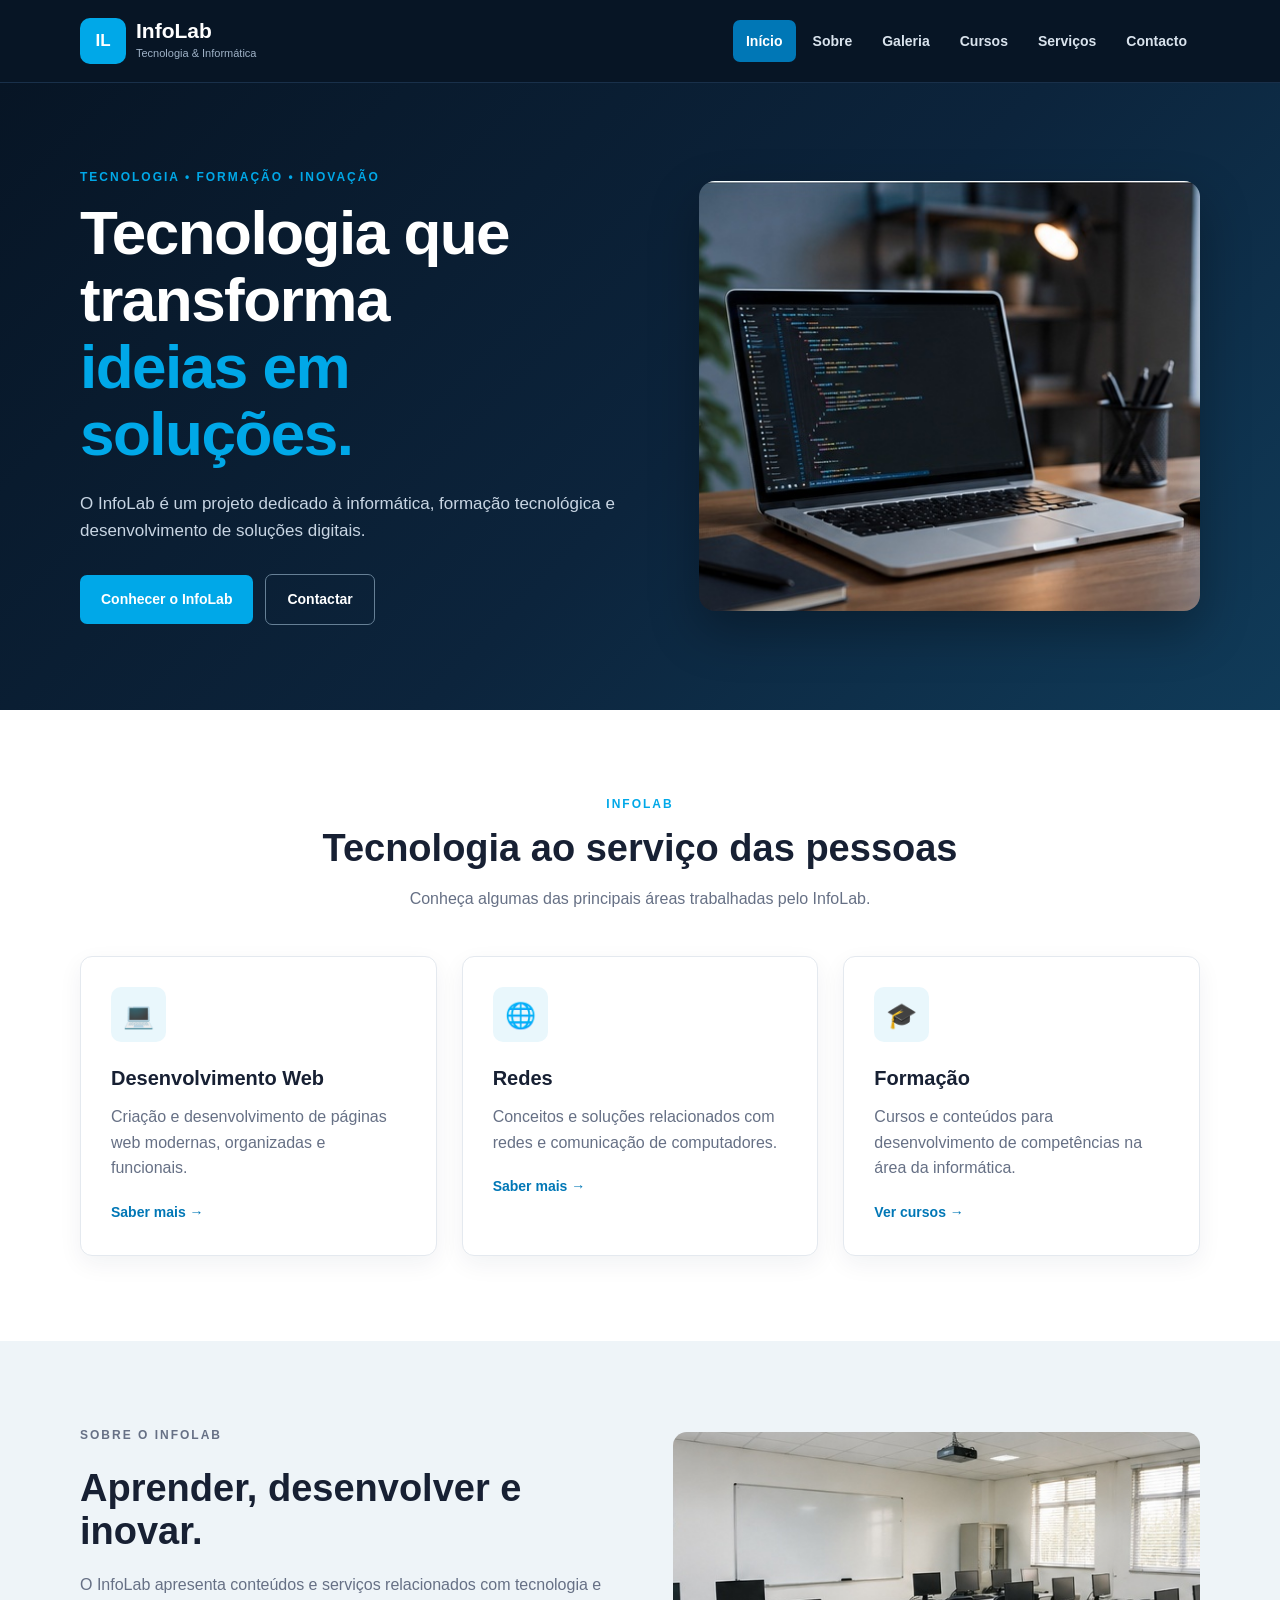
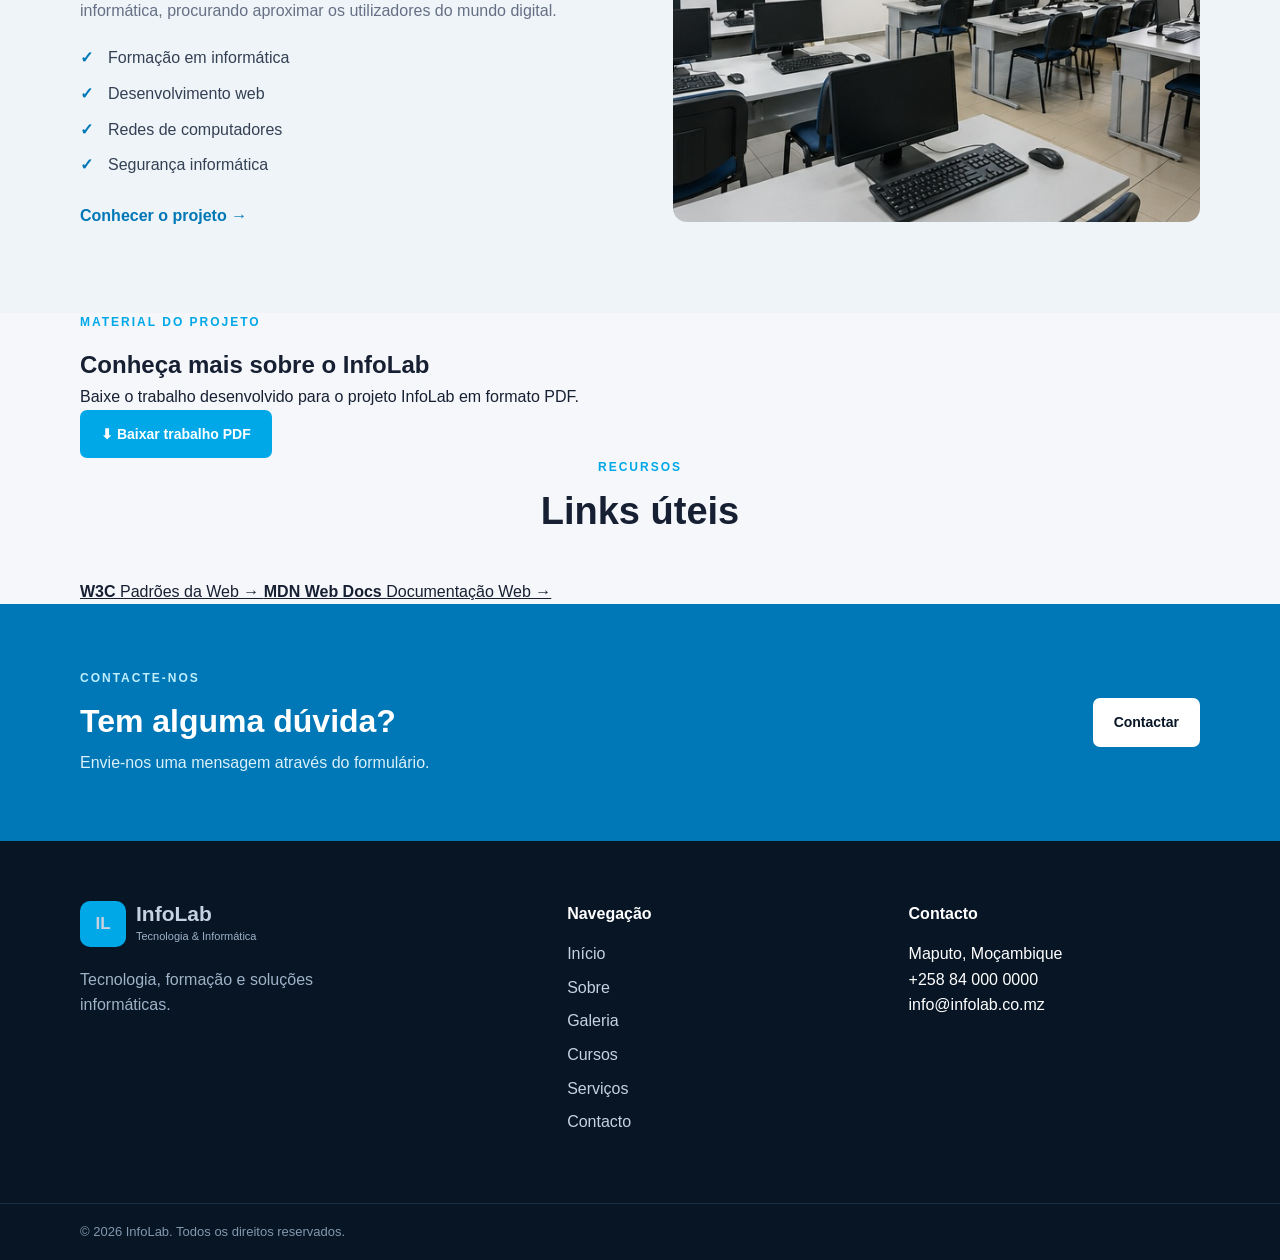
<file: index.html>
<!DOCTYPE html>
<html lang="pt">

<head>

    <meta charset="UTF-8">

    <meta name="viewport" content="width=device-width, initial-scale=1.0">

    <meta name="description" content="InfoLab - Tecnologia, informática, formação e soluções digitais.">

    <title>InfoLab | Tecnologia e Informática</title>

    <link rel="stylesheet" href="CSS/style.css">

</head>

<body>


    <header class="cabecalho">

        <div class="container cabecalho-conteudo">

            <a href="index.html" class="logo" aria-label="Página inicial do InfoLab">

                <span class="logo-icone">IL</span>

                <span>
                    <strong>InfoLab</strong>
                    <small>Tecnologia & Informática</small>
                </span>

            </a>

            <nav class="menu" aria-label="Menu principal">

                <ul>

                    <li>
                        <a href="index.html" class="ativo">
                            Início
                        </a>
                    </li>

                    <li>
                        <a href="sobre.html">
                            Sobre
                        </a>
                    </li>

                    <li>
                        <a href="galeria.html">
                            Galeria
                        </a>
                    </li>

                    <li>
                        <a href="cursos.html">
                            Cursos
                        </a>
                    </li>

                    <li>
                        <a href="servicos.html">
                            Serviços
                        </a>
                    </li>

                    <li>
                        <a href="contacto.html">
                            Contacto
                        </a>
                    </li>

                </ul>

            </nav>

        </div>

    </header>

    <main>

        <section class="hero">

            <div class="container hero-conteudo">


                <div class="hero-texto">

                    <p class="etiqueta">
                        TECNOLOGIA • FORMAÇÃO • INOVAÇÃO
                    </p>


                    <h1>
                        Tecnologia que transforma
                        <span>ideias em soluções.</span>
                    </h1>


                    <p class="hero-descricao">
                        O InfoLab é um projeto dedicado à informática,
                        formação tecnológica e desenvolvimento de
                        soluções digitais.
                    </p>


                    <div class="hero-botoes">

                        <a href="sobre.html" class="botao botao-principal">

                            Conhecer o InfoLab

                        </a>


                        <a href="contacto.html" class="botao botao-secundario">

                            Contactar

                        </a>

                    </div>

                </div>


                <div class="hero-imagem">

                    <img src="imagens/computador.jpg" alt="Computador utilizado em atividades de informática">

                </div>


            </div>

        </section>

        <section class="introducao">

            <div class="container">


                <div class="titulo-secao">

                    <p class="etiqueta">
                        INFOLAB
                    </p>

                    <h2>
                        Tecnologia ao serviço das pessoas
                    </h2>

                    <p>
                        Conheça algumas das principais áreas
                        trabalhadas pelo InfoLab.
                    </p>

                </div>



                <div class="destaques">

                    <article class="destaque-card">

                        <div class="icone-card">
                            💻
                        </div>

                        <h3>
                            Desenvolvimento Web
                        </h3>

                        <p>
                            Criação e desenvolvimento de páginas
                            web modernas, organizadas e funcionais.
                        </p>

                        <a href="servicos.html">
                            Saber mais →
                        </a>

                    </article>

                    <article class="destaque-card">

                        <div class="icone-card">
                            🌐
                        </div>

                        <h3>
                            Redes
                        </h3>

                        <p>
                            Conceitos e soluções relacionados com
                            redes e comunicação de computadores.
                        </p>

                        <a href="servicos.html">
                            Saber mais →
                        </a>

                    </article>

                    <article class="destaque-card">

                        <div class="icone-card">
                            🎓
                        </div>

                        <h3>
                            Formação
                        </h3>

                        <p>
                            Cursos e conteúdos para desenvolvimento
                            de competências na área da informática.
                        </p>

                        <a href="cursos.html">
                            Ver cursos →
                        </a>

                    </article>


                </div>

            </div>

        </section>

        <section class="areas">

            <div class="container areas-conteudo">


                <div class="areas-texto">

                    <p class="etiqueta">
                        SOBRE O INFOLAB
                    </p>


                    <h2>
                        Aprender, desenvolver e inovar.
                    </h2>


                    <p>
                        O InfoLab apresenta conteúdos e serviços
                        relacionados com tecnologia e informática,
                        procurando aproximar os utilizadores do
                        mundo digital.
                    </p>


                    <ul class="lista-check">

                        <li>
                            Formação em informática
                        </li>

                        <li>
                            Desenvolvimento web
                        </li>

                        <li>
                            Redes de computadores
                        </li>

                        <li>
                            Segurança informática
                        </li>

                    </ul>


                    <a href="sobre.html" class="link-seta">

                        Conhecer o projeto →

                    </a>

                </div>



                <div class="areas-imagem">

                    <img src="imagens/laboratorio.jpg" alt="Laboratório de informática">

                </div>


            </div>

        </section>

        <section class="download-secao">

            <div class="container download-conteudo">


                <div>

                    <p class="etiqueta">
                        MATERIAL DO PROJETO
                    </p>


                    <h2>
                        Conheça mais sobre o InfoLab
                    </h2>


                    <p>
                        Baixe o trabalho desenvolvido para o projeto
                        InfoLab em formato PDF.
                    </p>

                </div>



                <a href="Downloads/TRABALHO PROJECTO AMARAL TESTE 2026.pdf" download class="botao botao-principal">

                    ⬇ Baixar trabalho PDF

                </a>


            </div>

        </section>

        <section class="links-secao">

            <div class="container">


                <div class="titulo-secao">

                    <p class="etiqueta">
                        RECURSOS
                    </p>

                    <h2>
                        Links úteis
                    </h2>

                </div>

                <div class="links-grid">

                    <a href="https://www.w3.org/" target="_blank" rel="noopener noreferrer" class="link-card">

                        <strong>
                            W3C
                        </strong>

                        <span>
                            Padrões da Web →
                        </span>

                    </a>

                    <a href="https://developer.mozilla.org/" target="_blank" rel="noopener noreferrer"
                        class="link-card">

                        <strong>
                            MDN Web Docs
                        </strong>

                        <span>
                            Documentação Web →
                        </span>

                    </a>


                </div>

            </div>

        </section>

        <section class="chamada">

            <div class="container chamada-conteudo">


                <div>

                    <p class="etiqueta">
                        CONTACTE-NOS
                    </p>


                    <h2>
                        Tem alguma dúvida?
                    </h2>


                    <p>
                        Envie-nos uma mensagem através do formulário.
                    </p>

                </div>


                <a href="contacto.html" class="botao botao-claro">

                    Contactar

                </a>


            </div>

        </section>


    </main>

    <footer class="rodape">

        <div class="container rodape-grid">

            <div>

                <a href="index.html" class="logo logo-rodape">

                    <span class="logo-icone">
                        IL
                    </span>

                    <span>
                        <strong>InfoLab</strong>
                        <small>Tecnologia & Informática</small>
                    </span>

                </a>


                <p>
                    Tecnologia, formação e soluções informáticas.
                </p>

            </div>

            <div>

                <h3>
                    Navegação
                </h3>


                <ul>

                    <li>
                        <a href="index.html">
                            Início
                        </a>
                    </li>

                    <li>
                        <a href="sobre.html">
                            Sobre
                        </a>
                    </li>

                    <li>
                        <a href="galeria.html">
                            Galeria
                        </a>
                    </li>

                    <li>
                        <a href="cursos.html">
                            Cursos
                        </a>
                    </li>

                    <li>
                        <a href="servicos.html">
                            Serviços
                        </a>
                    </li>

                    <li>
                        <a href="contacto.html">
                            Contacto
                        </a>
                    </li>

                </ul>

            </div>

            <div>

                <h3>
                    Contacto
                </h3>

                <p>
                    Maputo, Moçambique
                </p>

                <p>
                    +258 84 000 0000
                </p>

                <p>
                    info@infolab.co.mz
                </p>

            </div>


        </div>

        <div class="rodape-final">

            <div class="container">

                <p>
                    © 2026 InfoLab. Todos os direitos reservados.
                </p>

            </div>

        </div>


    </footer>


</body>

</html>
</file>
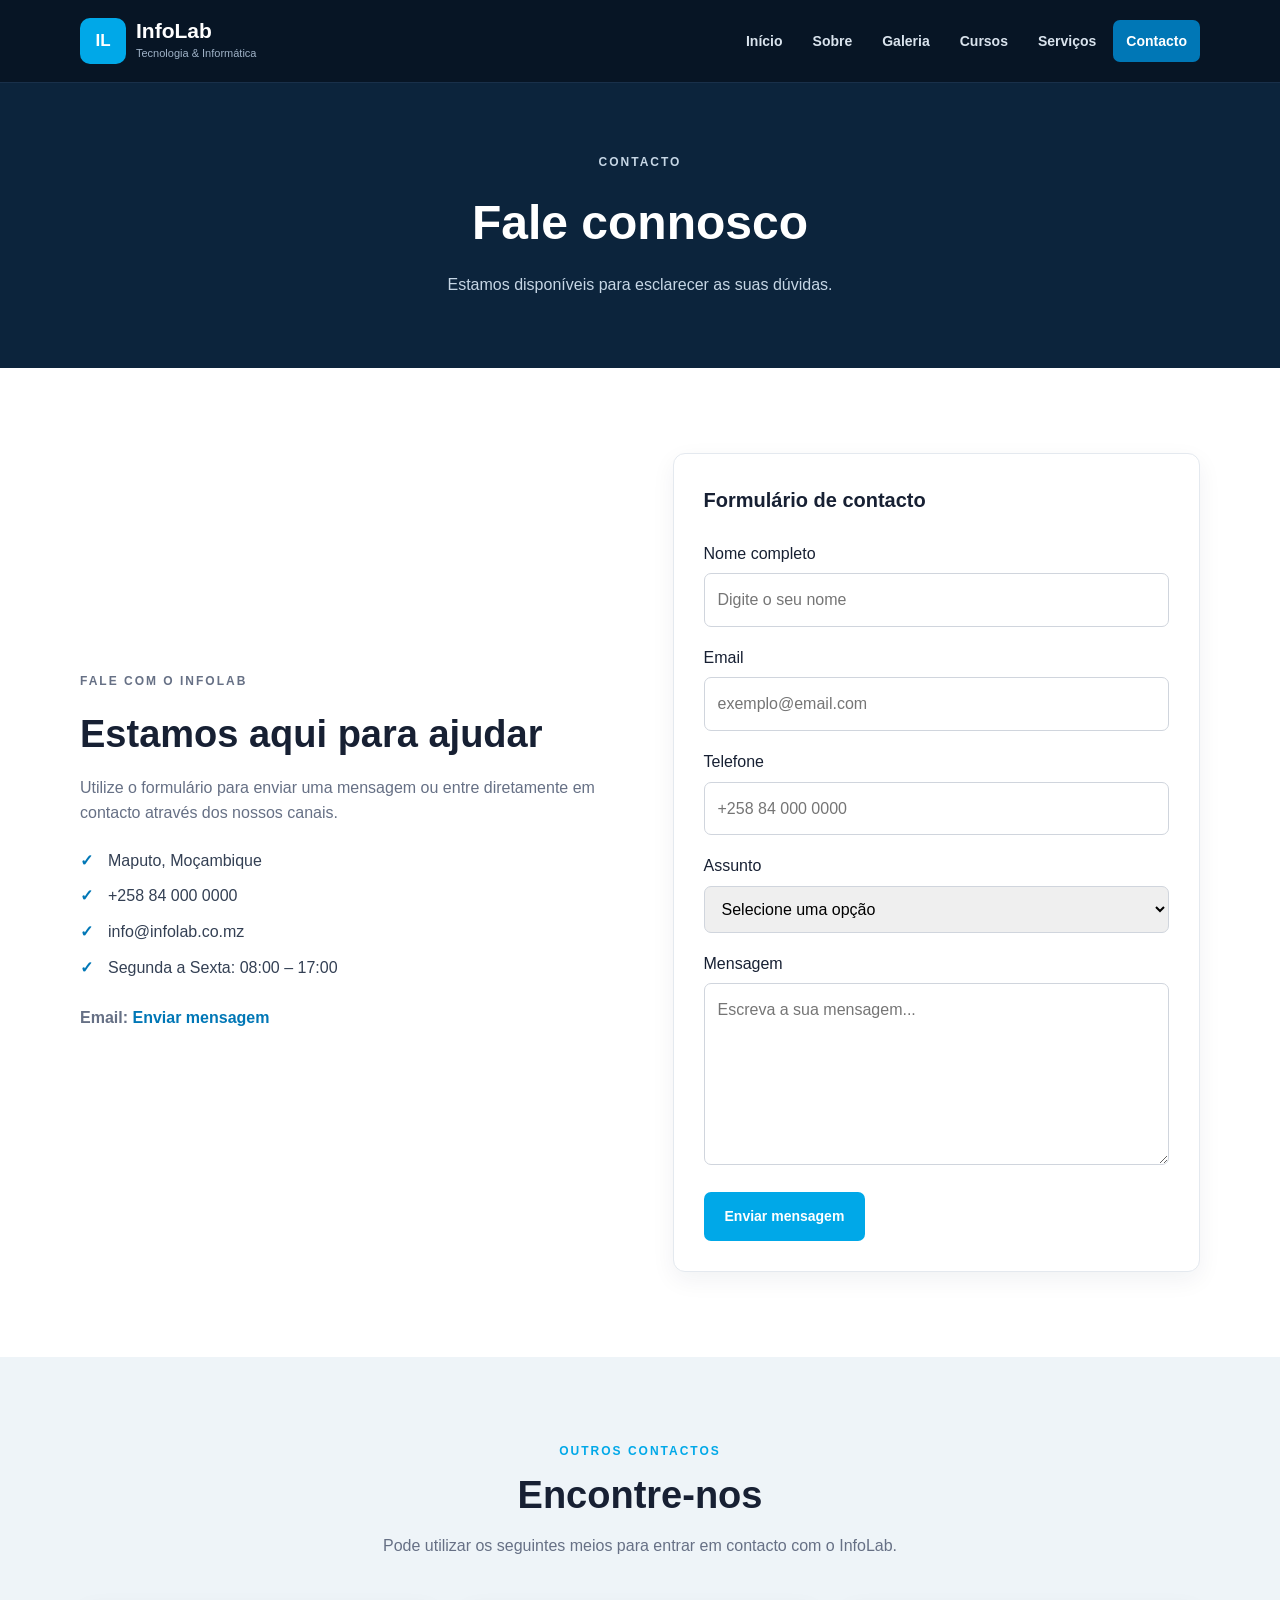
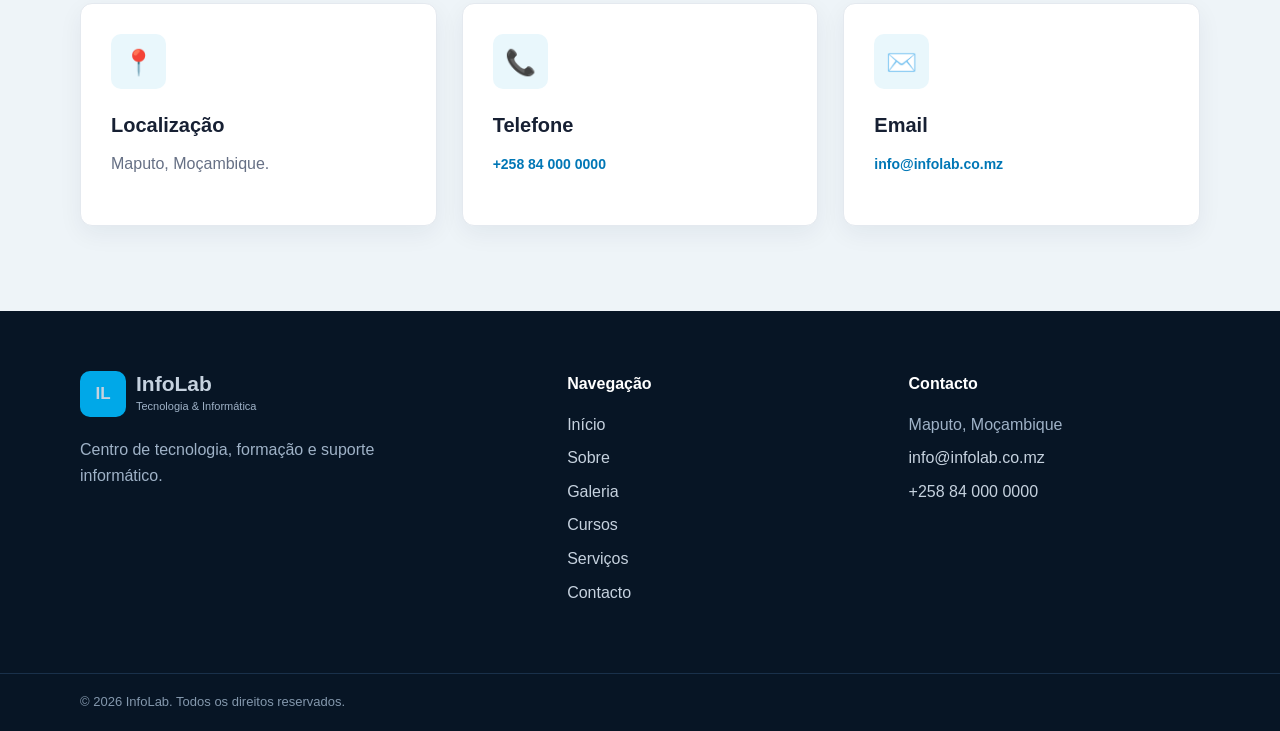
<file: contacto.html>
<!DOCTYPE html>
<html lang="pt">

<head>

    <meta charset="UTF-8">

    <meta name="viewport" content="width=device-width, initial-scale=1.0">

    <meta name="description" content="Entre em contacto com o InfoLab.">

    <title>Contacto | InfoLab</title>

    <link rel="stylesheet" href="CSS/style.css">

</head>

<body>


    <!-- =====================================================
     CABEÇALHO
     ===================================================== -->

    <header class="cabecalho">

        <div class="container cabecalho-conteudo">

            <a href="index.html" class="logo" aria-label="InfoLab - Página inicial">

                <span class="logo-icone">
                    IL
                </span>

                <span>
                    <strong>InfoLab</strong>
                    <small>Tecnologia & Informática</small>
                </span>

            </a>


            <!-- MENU PRINCIPAL -->

            <nav class="menu" aria-label="Navegação principal">

                <ul>

                    <li>
                        <a href="index.html">
                            Início
                        </a>
                    </li>

                    <li>
                        <a href="sobre.html">
                            Sobre
                        </a>
                    </li>

                    <li>
                        <a href="galeria.html">
                            Galeria
                        </a>
                    </li>

                    <li>
                        <a href="cursos.html">
                            Cursos
                        </a>
                    </li>

                    <li>
                        <a href="servicos.html">
                            Serviços
                        </a>
                    </li>

                    <li>
                        <a href="contacto.html" class="ativo" aria-current="page">
                            Contacto
                        </a>
                    </li>

                </ul>

            </nav>

        </div>

    </header>



    <main>


        <!-- =====================================================
         CABEÇALHO DA PÁGINA
         ===================================================== -->

        <section class="pagina-cabecalho">

            <div class="container">

                <p class="etiqueta">
                    CONTACTO
                </p>

                <h1>
                    Fale connosco
                </h1>

                <p>
                    Estamos disponíveis para esclarecer as suas dúvidas.
                </p>

            </div>

        </section>



        <!-- =====================================================
         INFORMAÇÕES E FORMULÁRIO
         ===================================================== -->

        <section class="introducao">

            <div class="container areas-conteudo">


                <!-- INFORMAÇÕES -->

                <div class="areas-texto">

                    <p class="etiqueta">
                        FALE COM O INFOLAB
                    </p>

                    <h2>
                        Estamos aqui para ajudar
                    </h2>

                    <p>
                        Utilize o formulário para enviar uma mensagem
                        ou entre diretamente em contacto através
                        dos nossos canais.
                    </p>


                    <ul class="lista-check">

                        <li>
                            Maputo, Moçambique
                        </li>

                        <li>
                            +258 84 000 0000
                        </li>

                        <li>
                            info@infolab.co.mz
                        </li>

                        <li>
                            Segunda a Sexta: 08:00 – 17:00
                        </li>

                    </ul>


                    <p>

                        <strong>
                            Email:
                        </strong>

                        <a href="mailto:info@infolab.co.mz" class="link-seta">

                            Enviar mensagem

                        </a>

                    </p>

                </div>



                <!-- FORMULÁRIO -->

                <div class="destaque-card">

                    <h3 style="margin-bottom:25px;">
                        Formulário de contacto
                    </h3>


                    <!-- FORMULÁRIO FUNCIONAL -->

                    <form action="https://formsubmit.co/ivandrobatalha8@gmail.com" method="POST">

                        <!-- CONFIGURAÇÕES DO FORMSUBMIT -->

                        <input type="hidden"
                               name="_subject"
                               value="Novo contacto - InfoLab">

                        <input type="hidden"
                               name="_template"
                               value="table">


                        <!-- NOME -->

                        <div style="margin-bottom:18px;">

                            <label for="nome">
                                Nome completo
                            </label>

                            <input type="text"
                                   id="nome"
                                   name="nome"
                                   required
                                   autocomplete="name"
                                   placeholder="Digite o seu nome"
                                   style="
                                      width:100%;
                                      padding:13px;
                                      margin-top:7px;
                                      border:1px solid #d0d5dd;
                                      border-radius:7px;
                                   ">

                        </div>



                        <!-- EMAIL -->

                        <div style="margin-bottom:18px;">

                            <label for="email">
                                Email
                            </label>

                            <input type="email"
                                   id="email"
                                   name="email"
                                   required
                                   autocomplete="email"
                                   placeholder="exemplo@email.com"
                                   style="
                                      width:100%;
                                      padding:13px;
                                      margin-top:7px;
                                      border:1px solid #d0d5dd;
                                      border-radius:7px;
                                   ">

                        </div>



                        <!-- TELEFONE -->

                        <div style="margin-bottom:18px;">

                            <label for="telefone">
                                Telefone
                            </label>

                            <input type="tel"
                                   id="telefone"
                                   name="telefone"
                                   autocomplete="tel"
                                   placeholder="+258 84 000 0000"
                                   style="
                                      width:100%;
                                      padding:13px;
                                      margin-top:7px;
                                      border:1px solid #d0d5dd;
                                      border-radius:7px;
                                   ">

                        </div>



                        <!-- ASSUNTO -->

                        <div style="margin-bottom:18px;">

                            <label for="assunto">
                                Assunto
                            </label>

                            <select id="assunto"
                                    name="assunto"
                                    required
                                    style="
                                        width:100%;
                                        padding:13px;
                                        margin-top:7px;
                                        border:1px solid #d0d5dd;
                                        border-radius:7px;
                                    ">

                                <option value="">
                                    Selecione uma opção
                                </option>

                                <option value="Solicitar serviço">
                                    Solicitar serviço
                                </option>

                                <option value="Informação sobre cursos">
                                    Informação sobre cursos
                                </option>

                                <option value="Suporte informático">
                                    Suporte informático
                                </option>

                                <option value="Outro assunto">
                                    Outro assunto
                                </option>

                            </select>

                        </div>



                        <!-- MENSAGEM -->

                        <div style="margin-bottom:20px;">

                            <label for="mensagem">
                                Mensagem
                            </label>

                            <textarea id="mensagem"
                                      name="mensagem"
                                      rows="6"
                                      required
                                      placeholder="Escreva a sua mensagem..."
                                      style="
                                          width:100%;
                                          padding:13px;
                                          margin-top:7px;
                                          border:1px solid #d0d5dd;
                                          border-radius:7px;
                                          resize:vertical;
                                      "></textarea>

                        </div>



                        <!-- BOTÃO -->

                        <button type="submit"
                                class="botao botao-principal"
                                style="border:0; cursor:pointer;">

                            Enviar mensagem

                        </button>

                    </form>

                </div>

            </div>

        </section>



        <!-- =====================================================
         OUTROS CONTACTOS
         ===================================================== -->

        <section class="areas">

            <div class="container">

                <div class="titulo-secao">

                    <p class="etiqueta">
                        OUTROS CONTACTOS
                    </p>

                    <h2>
                        Encontre-nos
                    </h2>

                    <p>
                        Pode utilizar os seguintes meios para
                        entrar em contacto com o InfoLab.
                    </p>

                </div>



                <div class="destaques">


                    <!-- LOCALIZAÇÃO -->

                    <article class="destaque-card">

                        <div class="icone-card">
                            📍
                        </div>

                        <h3>
                            Localização
                        </h3>

                        <p>
                            Maputo, Moçambique.
                        </p>

                    </article>



                    <!-- TELEFONE -->

                    <article class="destaque-card">

                        <div class="icone-card">
                            📞
                        </div>

                        <h3>
                            Telefone
                        </h3>

                        <p>

                            <a href="tel:+258840000000">
                                +258 84 000 0000
                            </a>

                        </p>

                    </article>



                    <!-- EMAIL -->

                    <article class="destaque-card">

                        <div class="icone-card">
                            ✉️
                        </div>

                        <h3>
                            Email
                        </h3>

                        <p>

                            <a href="mailto:info@infolab.co.mz">
                                info@infolab.co.mz
                            </a>

                        </p>

                    </article>


                </div>

            </div>

        </section>


    </main>



    <!-- =====================================================
     RODAPÉ
     ===================================================== -->

    <footer class="rodape">

        <div class="container rodape-grid">


            <!-- INFO LAB -->

            <div>

                <a href="index.html" class="logo logo-rodape">

                    <span class="logo-icone">
                        IL
                    </span>

                    <span>
                        <strong>InfoLab</strong>
                        <small>Tecnologia & Informática</small>
                    </span>

                </a>

                <p>
                    Centro de tecnologia, formação e suporte informático.
                </p>

            </div>



            <!-- NAVEGAÇÃO -->

            <div>

                <h3>
                    Navegação
                </h3>

                <ul>

                    <li>
                        <a href="index.html">
                            Início
                        </a>
                    </li>

                    <li>
                        <a href="sobre.html">
                            Sobre
                        </a>
                    </li>

                    <li>
                        <a href="galeria.html">
                            Galeria
                        </a>
                    </li>

                    <li>
                        <a href="cursos.html">
                            Cursos
                        </a>
                    </li>

                    <li>
                        <a href="servicos.html">
                            Serviços
                        </a>
                    </li>

                    <li>
                        <a href="contacto.html">
                            Contacto
                        </a>
                    </li>

                </ul>

            </div>



            <!-- CONTACTO -->

            <div>

                <h3>
                    Contacto
                </h3>

                <address>

                    <p>
                        Maputo, Moçambique
                    </p>

                    <p>

                        <a href="mailto:info@infolab.co.mz">
                            info@infolab.co.mz
                        </a>

                    </p>

                    <p>

                        <a href="tel:+258840000000">
                            +258 84 000 0000
                        </a>

                    </p>

                </address>

            </div>

        </div>



        <div class="rodape-final">

            <div class="container">

                <p>
                    © 2026 InfoLab. Todos os direitos reservados.
                </p>

            </div>

        </div>

    </footer>


</body>

</html>
</file>
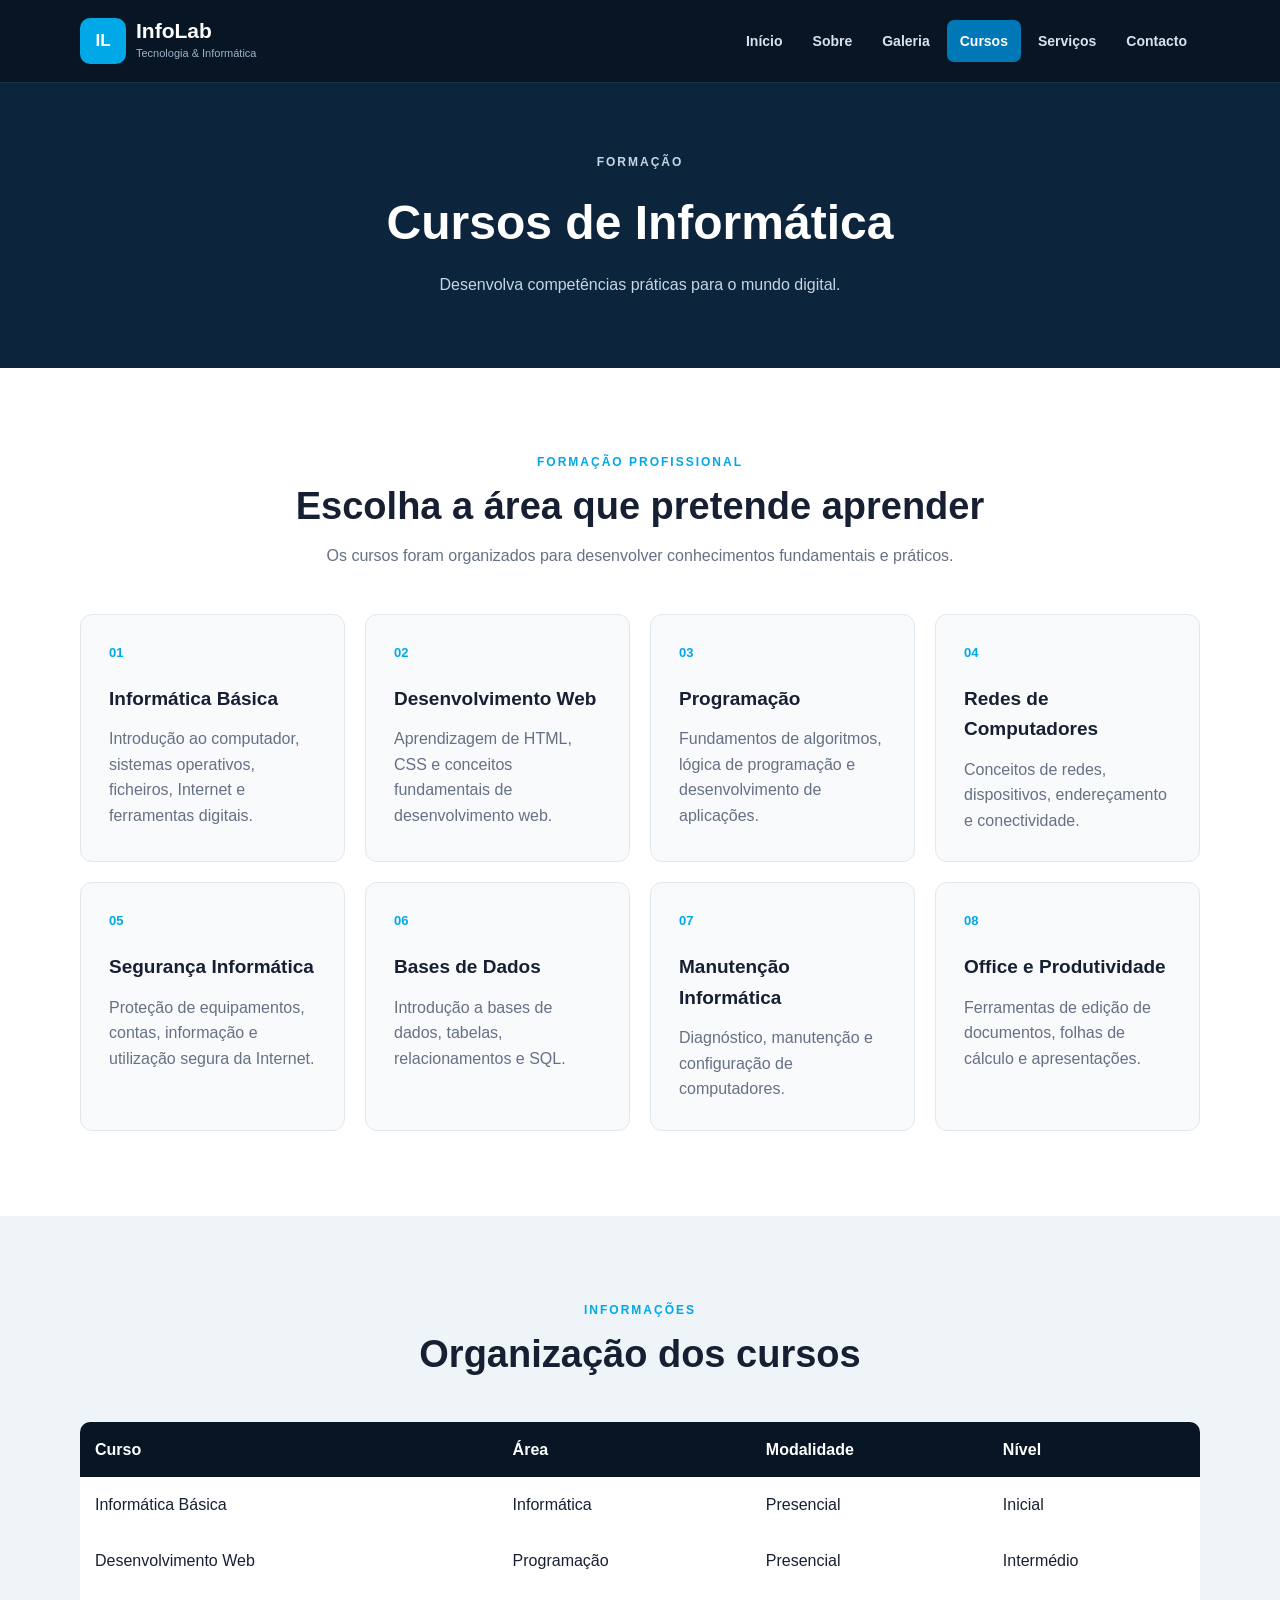
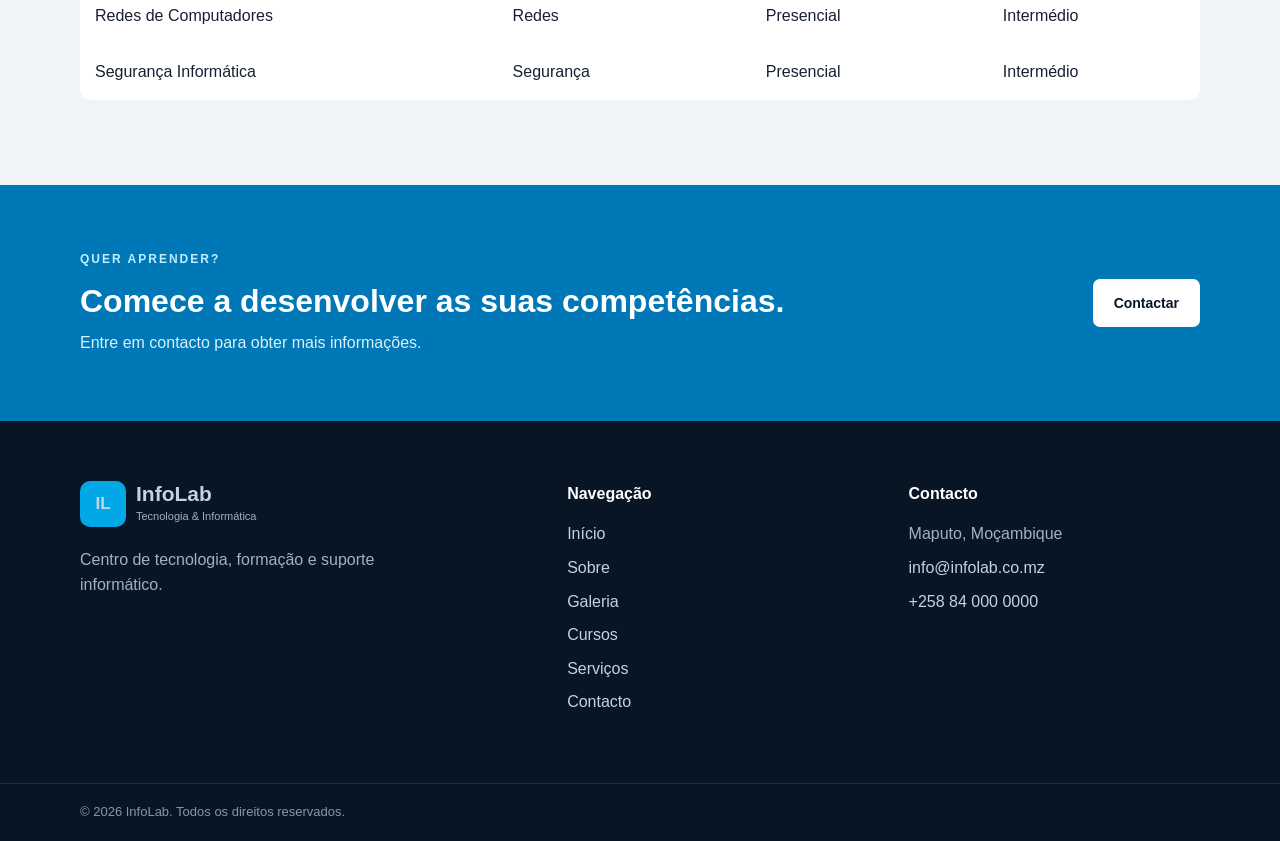
<file: cursos.html>
<!DOCTYPE html>
<html lang="pt">

<head>

    <meta charset="UTF-8">

    <meta name="viewport" content="width=device-width, initial-scale=1.0">

    <meta name="description" content="Cursos e formação em informática do InfoLab.">

    <title>Cursos | InfoLab</title>

    <link rel="stylesheet" href="CSS/style.css">

</head>

<body>


    <!-- =====================================================
     CABEÇALHO
     ===================================================== -->

    <header class="cabecalho">

        <div class="container cabecalho-conteudo">

            <a href="index.html" class="logo">

                <span class="logo-icone">
                    IL
                </span>

                <span>
                    <strong>InfoLab</strong>
                    <small>Tecnologia & Informática</small>
                </span>

            </a>


            <!-- MENU PRINCIPAL -->

            <nav class="menu" aria-label="Navegação principal">

                <ul>

                    <li>
                        <a href="index.html">
                            Início
                        </a>
                    </li>

                    <li>
                        <a href="sobre.html">
                            Sobre
                        </a>
                    </li>

                    <li>
                        <a href="galeria.html">
                            Galeria
                        </a>
                    </li>

                    <li>
                        <a href="cursos.html" class="ativo" aria-current="page">
                            Cursos
                        </a>
                    </li>

                    <li>
                        <a href="servicos.html">
                            Serviços
                        </a>
                    </li>

                    <li>
                        <a href="contacto.html">
                            Contacto
                        </a>
                    </li>

                </ul>

            </nav>

        </div>

    </header>



    <main>


        <!-- =====================================================
         CABEÇALHO DA PÁGINA
         ===================================================== -->

        <section class="pagina-cabecalho">

            <div class="container">

                <p class="etiqueta">
                    FORMAÇÃO
                </p>

                <h1>
                    Cursos de Informática
                </h1>

                <p>
                    Desenvolva competências práticas para o mundo digital.
                </p>

            </div>

        </section>



        <!-- =====================================================
         CURSOS
         ===================================================== -->

        <section class="introducao">

            <div class="container">

                <div class="titulo-secao">

                    <p class="etiqueta">
                        FORMAÇÃO PROFISSIONAL
                    </p>

                    <h2>
                        Escolha a área que pretende aprender
                    </h2>

                    <p>
                        Os cursos foram organizados para desenvolver
                        conhecimentos fundamentais e práticos.
                    </p>

                </div>



                <div class="cursos-grid">


                    <article class="curso-card">

                        <span class="curso-numero">
                            01
                        </span>

                        <h3>
                            Informática Básica
                        </h3>

                        <p>
                            Introdução ao computador, sistemas operativos,
                            ficheiros, Internet e ferramentas digitais.
                        </p>

                    </article>



                    <article class="curso-card">

                        <span class="curso-numero">
                            02
                        </span>

                        <h3>
                            Desenvolvimento Web
                        </h3>

                        <p>
                            Aprendizagem de HTML, CSS e conceitos
                            fundamentais de desenvolvimento web.
                        </p>

                    </article>



                    <article class="curso-card">

                        <span class="curso-numero">
                            03
                        </span>

                        <h3>
                            Programação
                        </h3>

                        <p>
                            Fundamentos de algoritmos, lógica de programação
                            e desenvolvimento de aplicações.
                        </p>

                    </article>



                    <article class="curso-card">

                        <span class="curso-numero">
                            04
                        </span>

                        <h3>
                            Redes de Computadores
                        </h3>

                        <p>
                            Conceitos de redes, dispositivos,
                            endereçamento e conectividade.
                        </p>

                    </article>



                    <article class="curso-card">

                        <span class="curso-numero">
                            05
                        </span>

                        <h3>
                            Segurança Informática
                        </h3>

                        <p>
                            Proteção de equipamentos, contas,
                            informação e utilização segura da Internet.
                        </p>

                    </article>



                    <article class="curso-card">

                        <span class="curso-numero">
                            06
                        </span>

                        <h3>
                            Bases de Dados
                        </h3>

                        <p>
                            Introdução a bases de dados, tabelas,
                            relacionamentos e SQL.
                        </p>

                    </article>



                    <article class="curso-card">

                        <span class="curso-numero">
                            07
                        </span>

                        <h3>
                            Manutenção Informática
                        </h3>

                        <p>
                            Diagnóstico, manutenção e configuração
                            de computadores.
                        </p>

                    </article>



                    <article class="curso-card">

                        <span class="curso-numero">
                            08
                        </span>

                        <h3>
                            Office e Produtividade
                        </h3>

                        <p>
                            Ferramentas de edição de documentos,
                            folhas de cálculo e apresentações.
                        </p>

                    </article>


                </div>

            </div>

        </section>



        <!-- =====================================================
         TABELA
         ===================================================== -->

        <section class="areas">

            <div class="container">

                <div class="titulo-secao">

                    <p class="etiqueta">
                        INFORMAÇÕES
                    </p>

                    <h2>
                        Organização dos cursos
                    </h2>

                </div>



                <div style="overflow-x:auto;">

                    <table style="
                    width:100%;
                    border-collapse:collapse;
                    background:white;
                    border-radius:10px;
                    overflow:hidden;
                ">

                        <thead>

                            <tr style="
                            background:#071525;
                            color:white;
                        ">

                                <th style="padding:15px; text-align:left;">
                                    Curso
                                </th>

                                <th style="padding:15px; text-align:left;">
                                    Área
                                </th>

                                <th style="padding:15px; text-align:left;">
                                    Modalidade
                                </th>

                                <th style="padding:15px; text-align:left;">
                                    Nível
                                </th>

                            </tr>

                        </thead>



                        <tbody>

                            <tr>

                                <td style="padding:15px;">
                                    Informática Básica
                                </td>

                                <td style="padding:15px;">
                                    Informática
                                </td>

                                <td style="padding:15px;">
                                    Presencial
                                </td>

                                <td style="padding:15px;">
                                    Inicial
                                </td>

                            </tr>



                            <tr>

                                <td style="padding:15px;">
                                    Desenvolvimento Web
                                </td>

                                <td style="padding:15px;">
                                    Programação
                                </td>

                                <td style="padding:15px;">
                                    Presencial
                                </td>

                                <td style="padding:15px;">
                                    Intermédio
                                </td>

                            </tr>



                            <tr>

                                <td style="padding:15px;">
                                    Redes de Computadores
                                </td>

                                <td style="padding:15px;">
                                    Redes
                                </td>

                                <td style="padding:15px;">
                                    Presencial
                                </td>

                                <td style="padding:15px;">
                                    Intermédio
                                </td>

                            </tr>



                            <tr>

                                <td style="padding:15px;">
                                    Segurança Informática
                                </td>

                                <td style="padding:15px;">
                                    Segurança
                                </td>

                                <td style="padding:15px;">
                                    Presencial
                                </td>

                                <td style="padding:15px;">
                                    Intermédio
                                </td>

                            </tr>

                        </tbody>

                    </table>

                </div>

            </div>

        </section>



        <!-- =====================================================
         CHAMADA FINAL
         ===================================================== -->

        <section class="chamada">

            <div class="container chamada-conteudo">

                <div>

                    <p class="etiqueta">
                        QUER APRENDER?
                    </p>

                    <h2>
                        Comece a desenvolver as suas competências.
                    </h2>

                    <p>
                        Entre em contacto para obter mais informações.
                    </p>

                </div>


                <a href="contacto.html" class="botao botao-claro">

                    Contactar

                </a>

            </div>

        </section>


    </main>



    <!-- =====================================================
     RODAPÉ
     ===================================================== -->

    <footer class="rodape">

        <div class="container rodape-grid">


            <div>

                <a href="index.html" class="logo logo-rodape">

                    <span class="logo-icone">
                        IL
                    </span>

                    <span>
                        <strong>InfoLab</strong>
                        <small>Tecnologia & Informática</small>
                    </span>

                </a>

                <p>
                    Centro de tecnologia, formação e suporte informático.
                </p>

            </div>



            <!-- NAVEGAÇÃO DO RODAPÉ -->

            <div>

                <h3>
                    Navegação
                </h3>

                <ul>

                    <li>
                        <a href="index.html">
                            Início
                        </a>
                    </li>

                    <li>
                        <a href="sobre.html">
                            Sobre
                        </a>
                    </li>

                    <li>
                        <a href="galeria.html">
                            Galeria
                        </a>
                    </li>

                    <li>
                        <a href="cursos.html">
                            Cursos
                        </a>
                    </li>

                    <li>
                        <a href="servicos.html">
                            Serviços
                        </a>
                    </li>

                    <li>
                        <a href="contacto.html">
                            Contacto
                        </a>
                    </li>

                </ul>

            </div>



            <!-- CONTACTO -->

            <div>

                <h3>
                    Contacto
                </h3>

                <address>

                    <p>
                        Maputo, Moçambique
                    </p>

                    <p>
                        <a href="mailto:info@infolab.co.mz">
                            info@infolab.co.mz
                        </a>
                    </p>

                    <p>
                        <a href="tel:+258840000000">
                            +258 84 000 0000
                        </a>
                    </p>

                </address>

            </div>

        </div>



        <div class="rodape-final">

            <div class="container">

                <p>
                    © 2026 InfoLab. Todos os direitos reservados.
                </p>

            </div>

        </div>

    </footer>


</body>

</html>
</file>
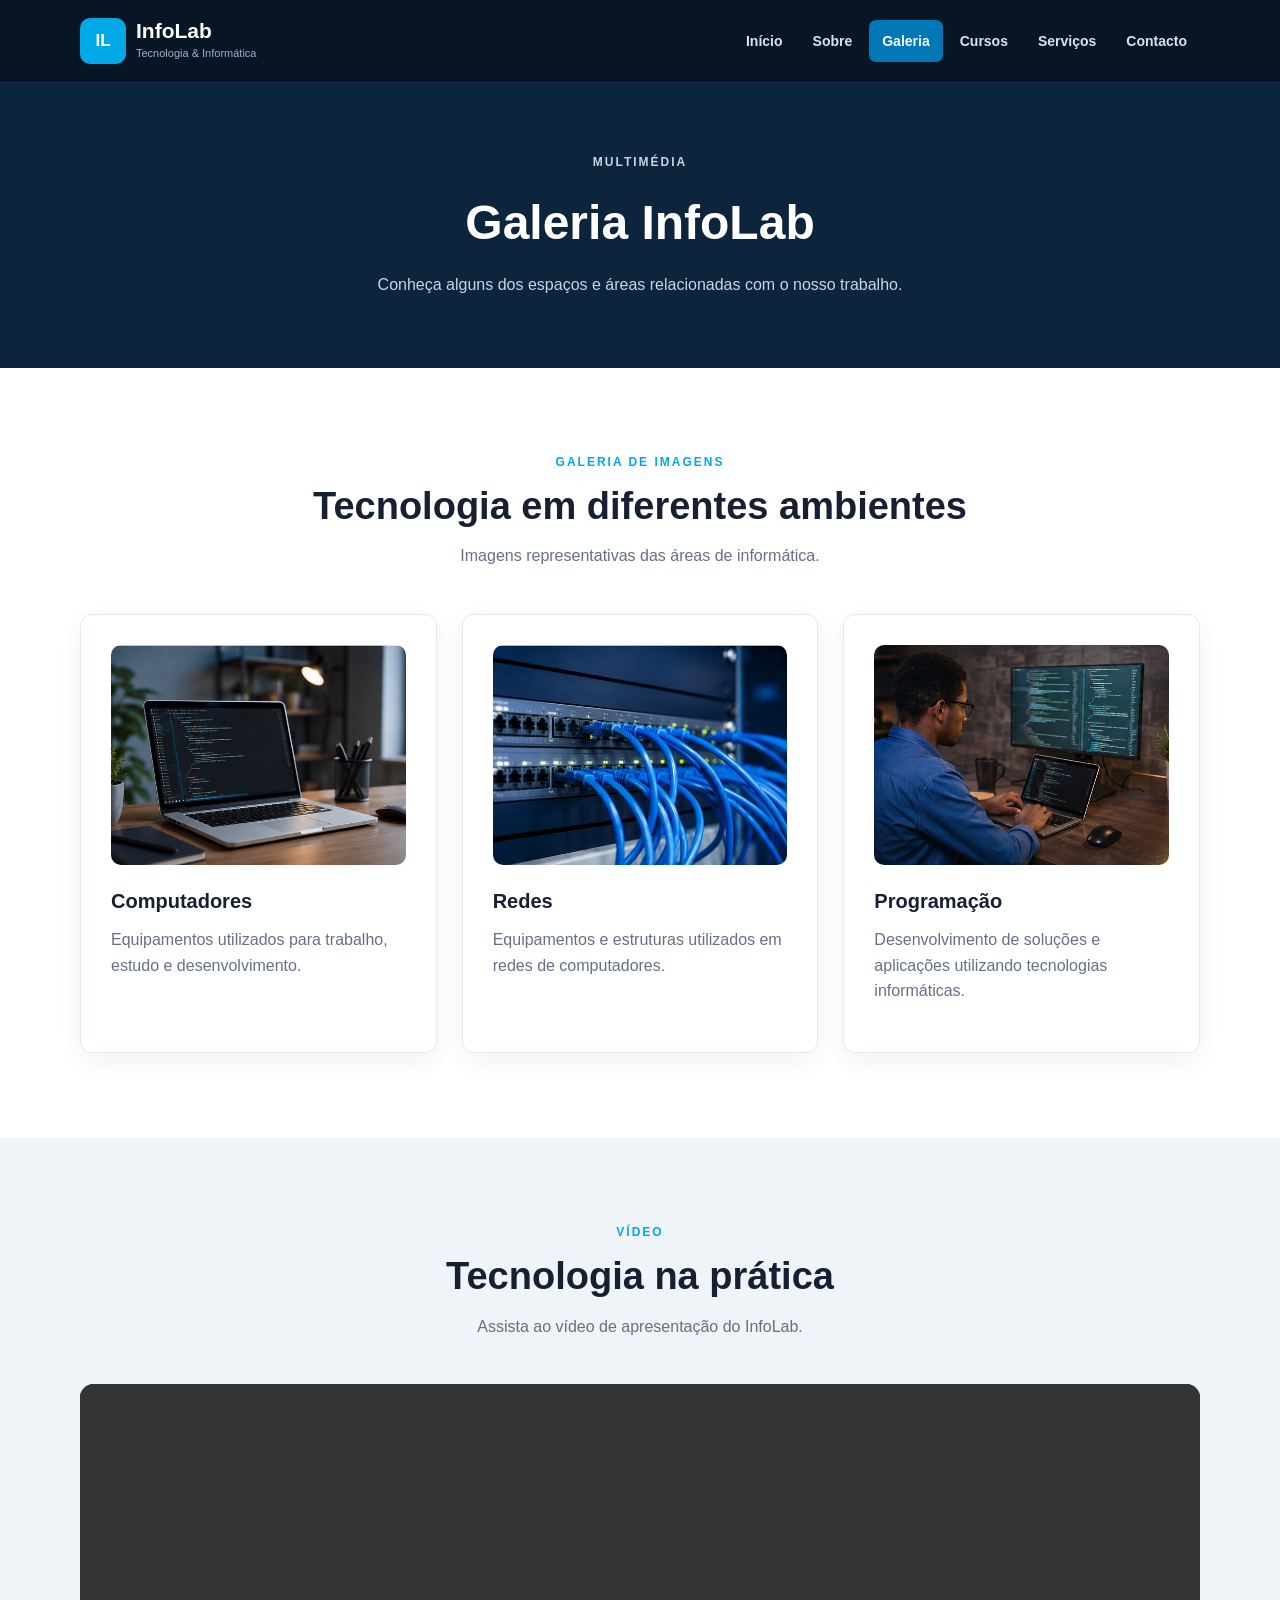
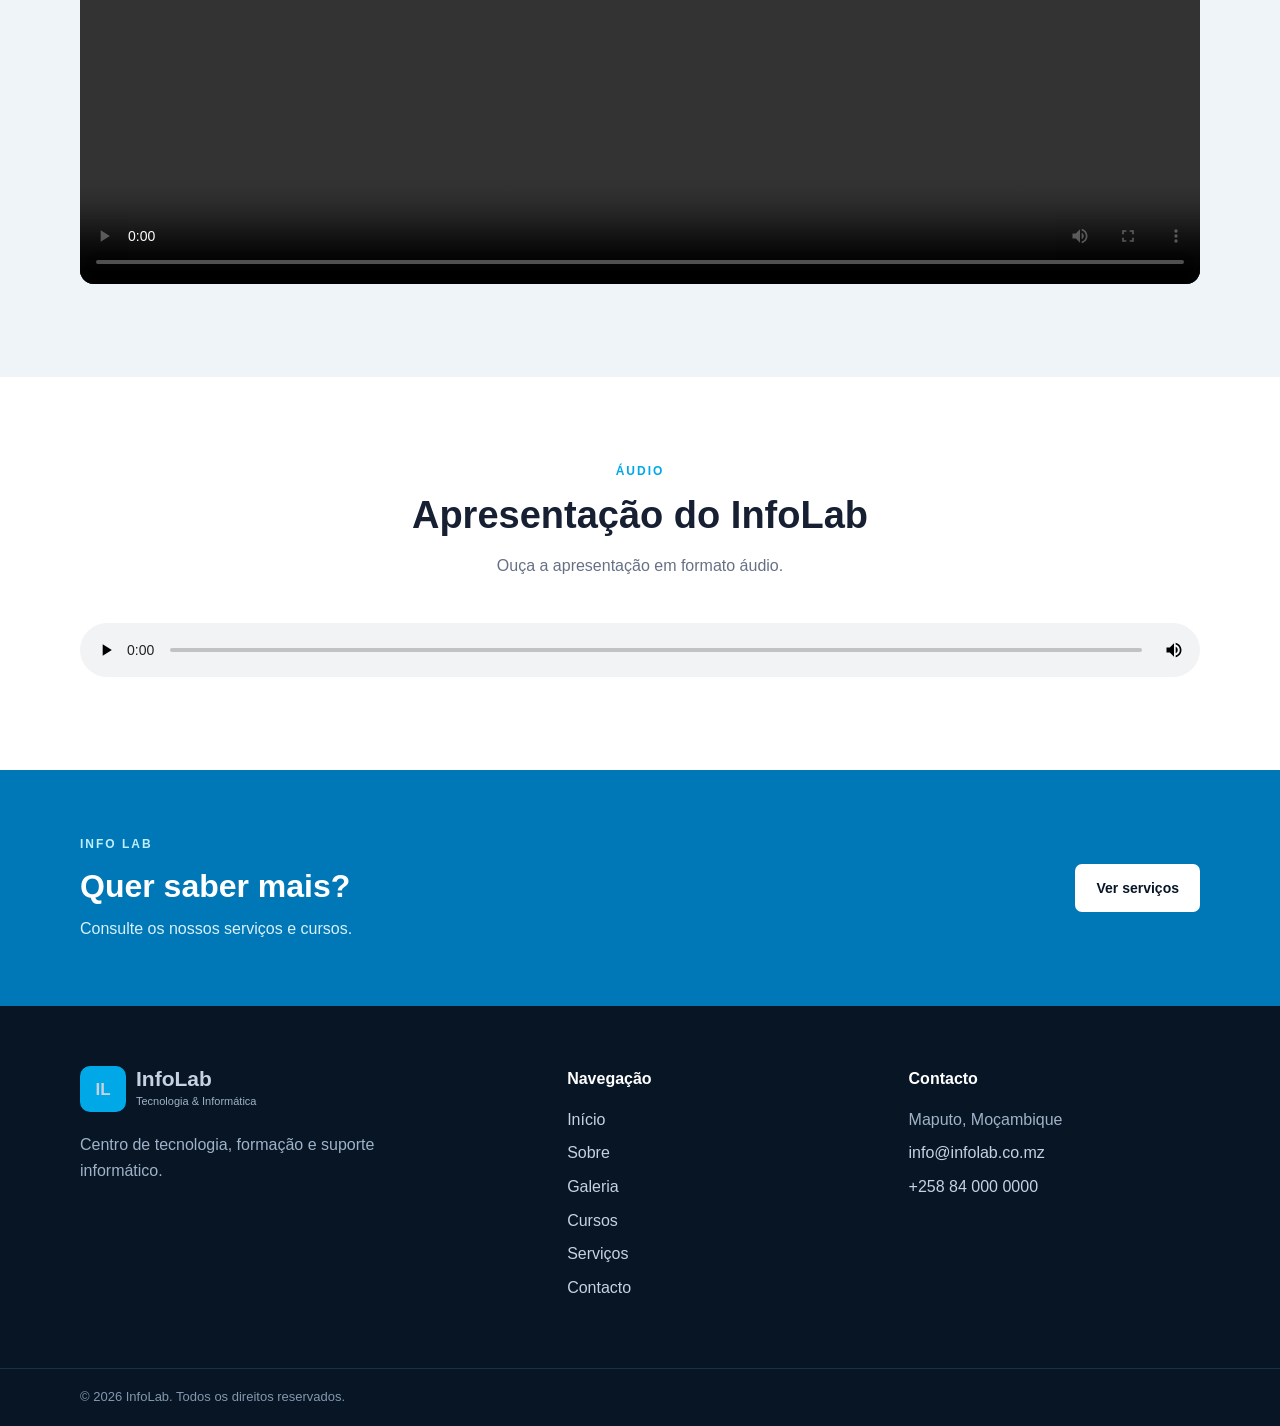
<file: galeria.html>
<!DOCTYPE html>
<html lang="pt">

<head>

    <meta charset="UTF-8">

    <meta name="viewport" content="width=device-width, initial-scale=1.0">

    <meta name="description" content="Galeria multimédia do InfoLab.">

    <title>Galeria | InfoLab</title>

    <link rel="stylesheet" href="CSS/style.css">

</head>

<body>


    <!-- =====================================================
     CABEÇALHO
     ===================================================== -->

    <header class="cabecalho">

        <div class="container cabecalho-conteudo">

            <a href="index.html" class="logo" aria-label="Página inicial do InfoLab">

                <span class="logo-icone">
                    IL
                </span>

                <span>
                    <strong>InfoLab</strong>
                    <small>Tecnologia & Informática</small>
                </span>

            </a>


            <!-- MENU PRINCIPAL -->

            <nav class="menu" aria-label="Navegação principal">

                <ul>

                    <li>
                        <a href="index.html">
                            Início
                        </a>
                    </li>

                    <li>
                        <a href="sobre.html">
                            Sobre
                        </a>
                    </li>

                    <li>
                        <a href="galeria.html" class="ativo" aria-current="page">
                            Galeria
                        </a>
                    </li>

                    <li>
                        <a href="cursos.html">
                            Cursos
                        </a>
                    </li>

                    <li>
                        <a href="servicos.html">
                            Serviços
                        </a>
                    </li>

                    <li>
                        <a href="contacto.html">
                            Contacto
                        </a>
                    </li>

                </ul>

            </nav>

        </div>

    </header>



    <main>


        <!-- =====================================================
         CABEÇALHO DA PÁGINA
         ===================================================== -->

        <section class="pagina-cabecalho">

            <div class="container">

                <p class="etiqueta">
                    MULTIMÉDIA
                </p>

                <h1>
                    Galeria InfoLab
                </h1>

                <p>
                    Conheça alguns dos espaços e áreas relacionadas
                    com o nosso trabalho.
                </p>

            </div>

        </section>



        <!-- =====================================================
         IMAGENS
         ===================================================== -->

        <section class="introducao">

            <div class="container">


                <div class="titulo-secao">

                    <p class="etiqueta">
                        GALERIA DE IMAGENS
                    </p>

                    <h2>
                        Tecnologia em diferentes ambientes
                    </h2>

                    <p>
                        Imagens representativas das áreas de informática.
                    </p>

                </div>



                <div class="destaques">


                    <!-- COMPUTADORES -->

                    <article class="destaque-card">

                        <img src="imagens/computador.jpg" alt="Computador utilizado em informática" style="
                            width:100%;
                            height:220px;
                            object-fit:cover;
                            border-radius:10px;
                            margin-bottom:20px;
                         ">

                        <h3>
                            Computadores
                        </h3>

                        <p>
                            Equipamentos utilizados para trabalho,
                            estudo e desenvolvimento.
                        </p>

                    </article>



                    <!-- REDES -->

                    <article class="destaque-card">

                        <img src="imagens/redes.jpg" alt="Redes de computadores" style="
                            width:100%;
                            height:220px;
                            object-fit:cover;
                            border-radius:10px;
                            margin-bottom:20px;
                         ">

                        <h3>
                            Redes
                        </h3>

                        <p>
                            Equipamentos e estruturas utilizados
                            em redes de computadores.
                        </p>

                    </article>



                    <!-- PROGRAMAÇÃO -->

                    <article class="destaque-card">

                        <img src="imagens/programacao.jpg" alt="Programação e desenvolvimento" style="
                            width:100%;
                            height:220px;
                            object-fit:cover;
                            border-radius:10px;
                            margin-bottom:20px;
                         ">

                        <h3>
                            Programação
                        </h3>

                        <p>
                            Desenvolvimento de soluções e aplicações
                            utilizando tecnologias informáticas.
                        </p>

                    </article>


                </div>

            </div>

        </section>



        <!-- =====================================================
         VÍDEO
         ===================================================== -->

        <section class="areas">

            <div class="container">


                <div class="titulo-secao">

                    <p class="etiqueta">
                        VÍDEO
                    </p>

                    <h2>
                        Tecnologia na prática
                    </h2>

                    <p>
                        Assista ao vídeo de apresentação do InfoLab.
                    </p>

                </div>


                <video controls style="
                       width:100%;
                       max-height:500px;
                       border-radius:14px;
                       background:#071525;
                   ">

                    <source src="video/informatica.mp4" type="video/mp4">

                    O seu navegador não suporta vídeo HTML5.

                </video>

            </div>

        </section>



        <!-- =====================================================
         ÁUDIO
         ===================================================== -->

        <section class="introducao">

            <div class="container">


                <div class="titulo-secao">

                    <p class="etiqueta">
                        ÁUDIO
                    </p>

                    <h2>
                        Apresentação do InfoLab
                    </h2>

                    <p>
                        Ouça a apresentação em formato áudio.
                    </p>

                </div>


                <audio controls style="width:100%;">

                    <source src="audio/apresentacao.mp3" type="audio/mpeg">

                    O seu navegador não suporta áudio HTML5.

                </audio>

            </div>

        </section>



        <!-- =====================================================
         CHAMADA FINAL
         ===================================================== -->

        <section class="chamada">

            <div class="container chamada-conteudo">


                <div>

                    <p class="etiqueta">
                        INFO LAB
                    </p>

                    <h2>
                        Quer saber mais?
                    </h2>

                    <p>
                        Consulte os nossos serviços e cursos.
                    </p>

                </div>


                <a href="servicos.html" class="botao botao-claro">

                    Ver serviços

                </a>


            </div>

        </section>


    </main>



    <!-- =====================================================
     RODAPÉ
     ===================================================== -->

    <footer class="rodape">

        <div class="container rodape-grid">


            <!-- LOGO -->

            <div>

                <a href="index.html" class="logo logo-rodape">

                    <span class="logo-icone">
                        IL
                    </span>

                    <span>
                        <strong>InfoLab</strong>
                        <small>Tecnologia & Informática</small>
                    </span>

                </a>


                <p>
                    Centro de tecnologia, formação e suporte informático.
                </p>

            </div>



            <!-- NAVEGAÇÃO -->

            <div>

                <h3>
                    Navegação
                </h3>

                <ul>

                    <li>
                        <a href="index.html">
                            Início
                        </a>
                    </li>

                    <li>
                        <a href="sobre.html">
                            Sobre
                        </a>
                    </li>

                    <li>
                        <a href="galeria.html">
                            Galeria
                        </a>
                    </li>

                    <li>
                        <a href="cursos.html">
                            Cursos
                        </a>
                    </li>

                    <li>
                        <a href="servicos.html">
                            Serviços
                        </a>
                    </li>

                    <li>
                        <a href="contacto.html">
                            Contacto
                        </a>
                    </li>

                </ul>

            </div>



            <!-- CONTACTO -->

            <div>

                <h3>
                    Contacto
                </h3>

                <address>

                    <p>
                        Maputo, Moçambique
                    </p>

                    <p>
                        <a href="mailto:info@infolab.co.mz">
                            info@infolab.co.mz
                        </a>
                    </p>

                    <p>
                        <a href="tel:+258840000000">
                            +258 84 000 0000
                        </a>
                    </p>

                </address>

            </div>


        </div>



        <div class="rodape-final">

            <div class="container">

                <p>
                    © 2026 InfoLab. Todos os direitos reservados.
                </p>

            </div>

        </div>

    </footer>


</body>

</html>
</file>
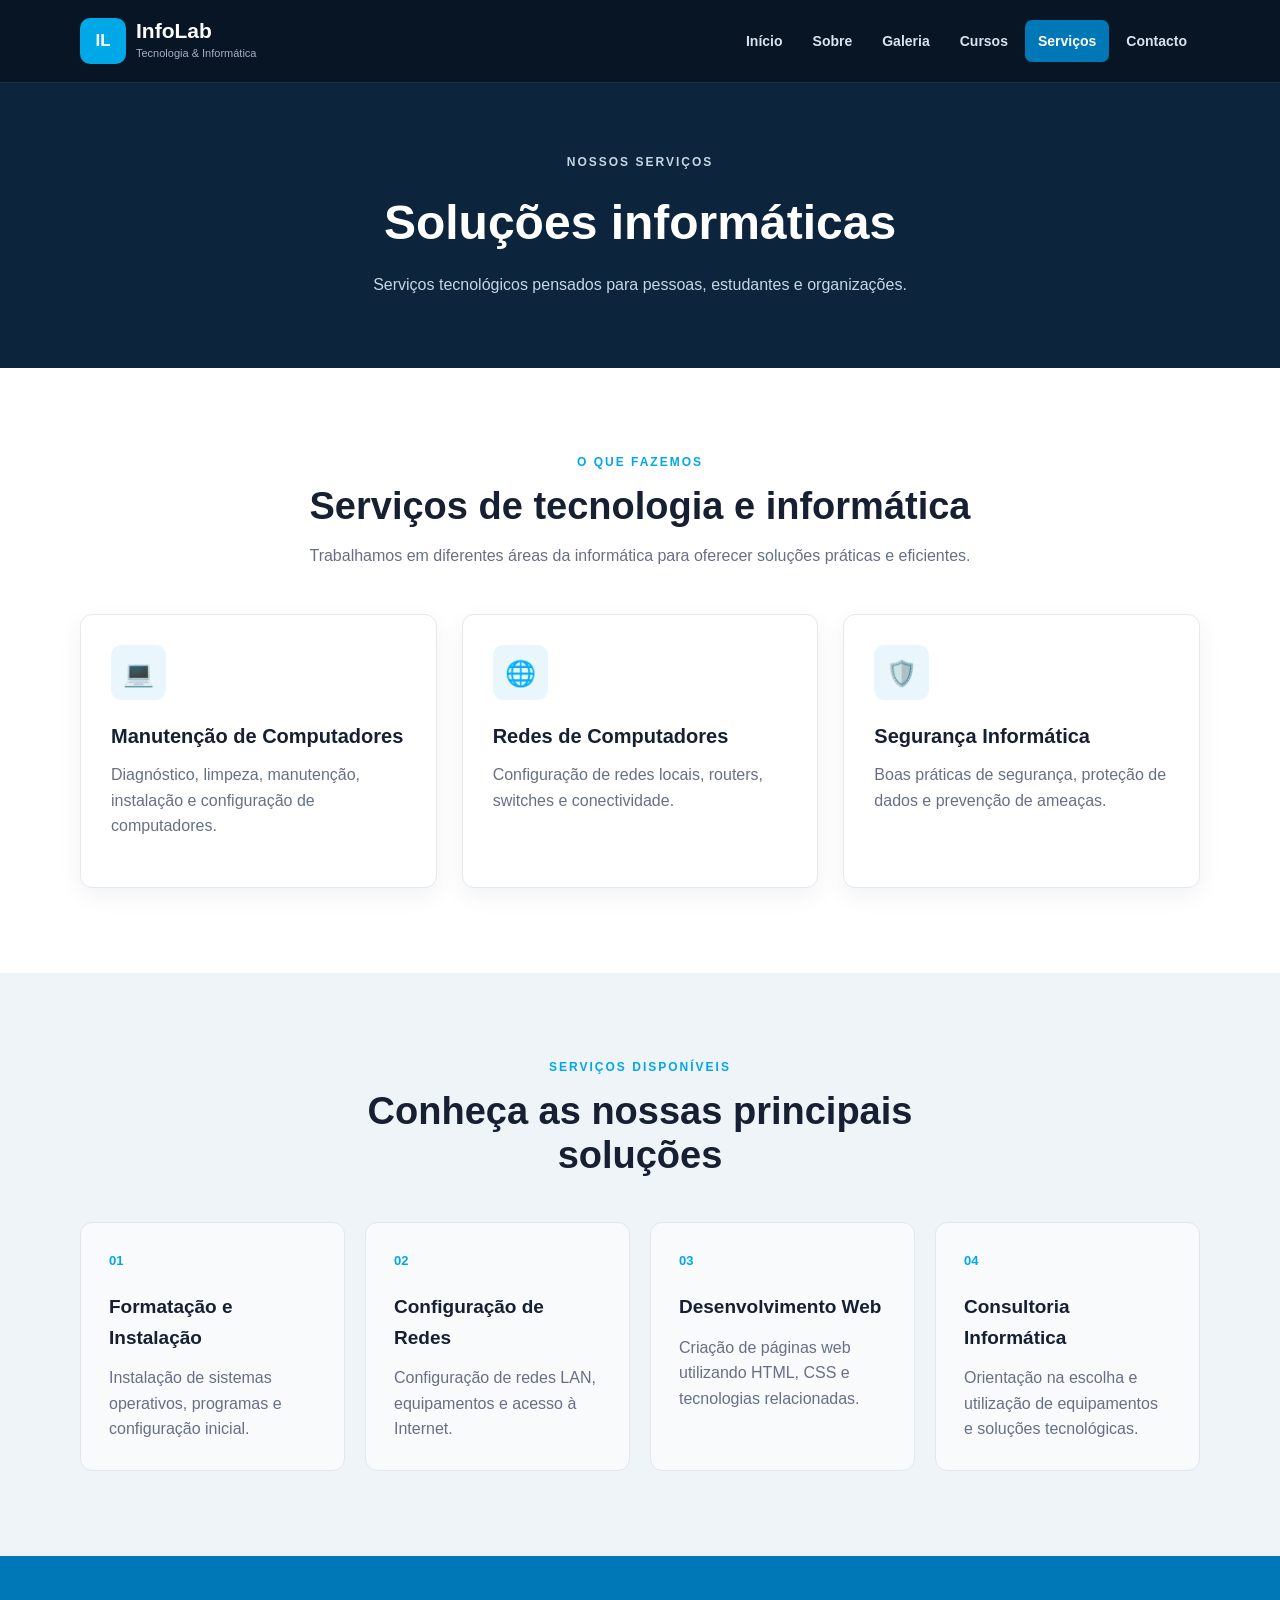
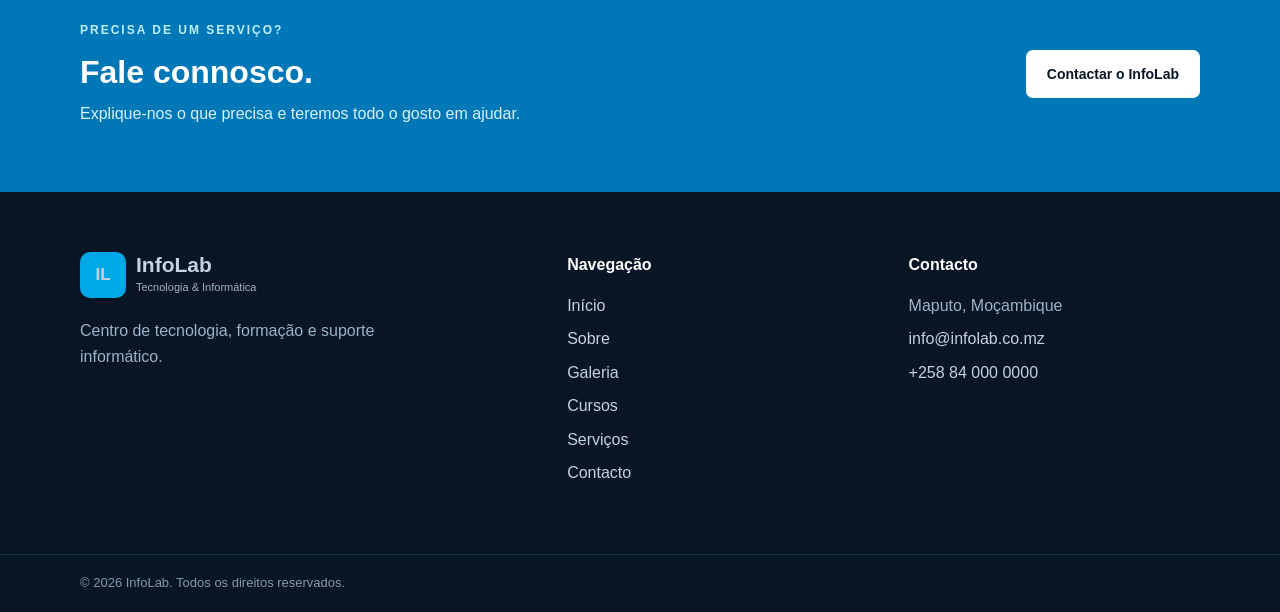
<file: servicos.html>
<!DOCTYPE html>
<html lang="pt">

<head>

    <meta charset="UTF-8">

    <meta name="viewport" content="width=device-width, initial-scale=1.0">

    <meta name="description" content="Serviços informáticos disponibilizados pelo InfoLab.">

    <title>Serviços | InfoLab</title>

    <link rel="stylesheet" href="CSS/style.css">

</head>

<body>


    <!-- =====================================================
     CABEÇALHO
     ===================================================== -->

    <header class="cabecalho">

        <div class="container cabecalho-conteudo">

            <a href="index.html" class="logo" aria-label="InfoLab - Página inicial">

                <span class="logo-icone">
                    IL
                </span>

                <span>
                    <strong>InfoLab</strong>
                    <small>Tecnologia & Informática</small>
                </span>

            </a>


            <!-- MENU PRINCIPAL -->

            <nav class="menu" aria-label="Navegação principal">

                <ul>

                    <li>
                        <a href="index.html">
                            Início
                        </a>
                    </li>

                    <li>
                        <a href="sobre.html">
                            Sobre
                        </a>
                    </li>

                    <li>
                        <a href="galeria.html">
                            Galeria
                        </a>
                    </li>

                    <li>
                        <a href="cursos.html">
                            Cursos
                        </a>
                    </li>

                    <li>
                        <a href="servicos.html" class="ativo" aria-current="page">
                            Serviços
                        </a>
                    </li>

                    <li>
                        <a href="contacto.html">
                            Contacto
                        </a>
                    </li>

                </ul>

            </nav>

        </div>

    </header>



    <main>


        <!-- =====================================================
         CABEÇALHO DA PÁGINA
         ===================================================== -->

        <section class="pagina-cabecalho">

            <div class="container">

                <p class="etiqueta">
                    NOSSOS SERVIÇOS
                </p>

                <h1>
                    Soluções informáticas
                </h1>

                <p>
                    Serviços tecnológicos pensados para pessoas,
                    estudantes e organizações.
                </p>

            </div>

        </section>



        <!-- =====================================================
         PRINCIPAIS SERVIÇOS
         ===================================================== -->

        <section class="introducao">

            <div class="container">

                <div class="titulo-secao">

                    <p class="etiqueta">
                        O QUE FAZEMOS
                    </p>

                    <h2>
                        Serviços de tecnologia e informática
                    </h2>

                    <p>
                        Trabalhamos em diferentes áreas da informática
                        para oferecer soluções práticas e eficientes.
                    </p>

                </div>



                <div class="destaques">


                    <article class="destaque-card">

                        <div class="icone-card">
                            💻
                        </div>

                        <h3>
                            Manutenção de Computadores
                        </h3>

                        <p>
                            Diagnóstico, limpeza, manutenção,
                            instalação e configuração de computadores.
                        </p>

                    </article>



                    <article class="destaque-card">

                        <div class="icone-card">
                            🌐
                        </div>

                        <h3>
                            Redes de Computadores
                        </h3>

                        <p>
                            Configuração de redes locais,
                            routers, switches e conectividade.
                        </p>

                    </article>



                    <article class="destaque-card">

                        <div class="icone-card">
                            🛡️
                        </div>

                        <h3>
                            Segurança Informática
                        </h3>

                        <p>
                            Boas práticas de segurança, proteção
                            de dados e prevenção de ameaças.
                        </p>

                    </article>


                </div>

            </div>

        </section>



        <!-- =====================================================
         SERVIÇOS DISPONÍVEIS
         ===================================================== -->

        <section class="areas">

            <div class="container">

                <div class="titulo-secao">

                    <p class="etiqueta">
                        SERVIÇOS DISPONÍVEIS
                    </p>

                    <h2>
                        Conheça as nossas principais soluções
                    </h2>

                </div>



                <div class="cursos-grid">


                    <article class="curso-card">

                        <span class="curso-numero">
                            01
                        </span>

                        <h3>
                            Formatação e Instalação
                        </h3>

                        <p>
                            Instalação de sistemas operativos,
                            programas e configuração inicial.
                        </p>

                    </article>



                    <article class="curso-card">

                        <span class="curso-numero">
                            02
                        </span>

                        <h3>
                            Configuração de Redes
                        </h3>

                        <p>
                            Configuração de redes LAN,
                            equipamentos e acesso à Internet.
                        </p>

                    </article>



                    <article class="curso-card">

                        <span class="curso-numero">
                            03
                        </span>

                        <h3>
                            Desenvolvimento Web
                        </h3>

                        <p>
                            Criação de páginas web utilizando
                            HTML, CSS e tecnologias relacionadas.
                        </p>

                    </article>



                    <article class="curso-card">

                        <span class="curso-numero">
                            04
                        </span>

                        <h3>
                            Consultoria Informática
                        </h3>

                        <p>
                            Orientação na escolha e utilização
                            de equipamentos e soluções tecnológicas.
                        </p>

                    </article>


                </div>

            </div>

        </section>



        <!-- =====================================================
         CHAMADA FINAL
         ===================================================== -->

        <section class="chamada">

            <div class="container chamada-conteudo">

                <div>

                    <p class="etiqueta">
                        PRECISA DE UM SERVIÇO?
                    </p>

                    <h2>
                        Fale connosco.
                    </h2>

                    <p>
                        Explique-nos o que precisa e teremos
                        todo o gosto em ajudar.
                    </p>

                </div>


                <a href="contacto.html" class="botao botao-claro">

                    Contactar o InfoLab

                </a>

            </div>

        </section>


    </main>



    <!-- =====================================================
     RODAPÉ
     ===================================================== -->

    <footer class="rodape">

        <div class="container rodape-grid">


            <div>

                <a href="index.html" class="logo logo-rodape">

                    <span class="logo-icone">
                        IL
                    </span>

                    <span>
                        <strong>InfoLab</strong>
                        <small>Tecnologia & Informática</small>
                    </span>

                </a>

                <p>
                    Centro de tecnologia, formação e suporte informático.
                </p>

            </div>



            <!-- NAVEGAÇÃO -->

            <div>

                <h3>
                    Navegação
                </h3>

                <ul>

                    <li>
                        <a href="index.html">
                            Início
                        </a>
                    </li>

                    <li>
                        <a href="sobre.html">
                            Sobre
                        </a>
                    </li>

                    <li>
                        <a href="galeria.html">
                            Galeria
                        </a>
                    </li>

                    <li>
                        <a href="cursos.html">
                            Cursos
                        </a>
                    </li>

                    <li>
                        <a href="servicos.html">
                            Serviços
                        </a>
                    </li>

                    <li>
                        <a href="contacto.html">
                            Contacto
                        </a>
                    </li>

                </ul>

            </div>



            <!-- CONTACTO -->

            <div>

                <h3>
                    Contacto
                </h3>

                <address>

                    <p>
                        Maputo, Moçambique
                    </p>

                    <p>
                        <a href="mailto:info@infolab.co.mz">
                            info@infolab.co.mz
                        </a>
                    </p>

                    <p>
                        <a href="tel:+258840000000">
                            +258 84 000 0000
                        </a>
                    </p>

                </address>

            </div>

        </div>



        <div class="rodape-final">

            <div class="container">

                <p>
                    © 2026 InfoLab. Todos os direitos reservados.
                </p>

            </div>

        </div>

    </footer>


</body>

</html>
</file>
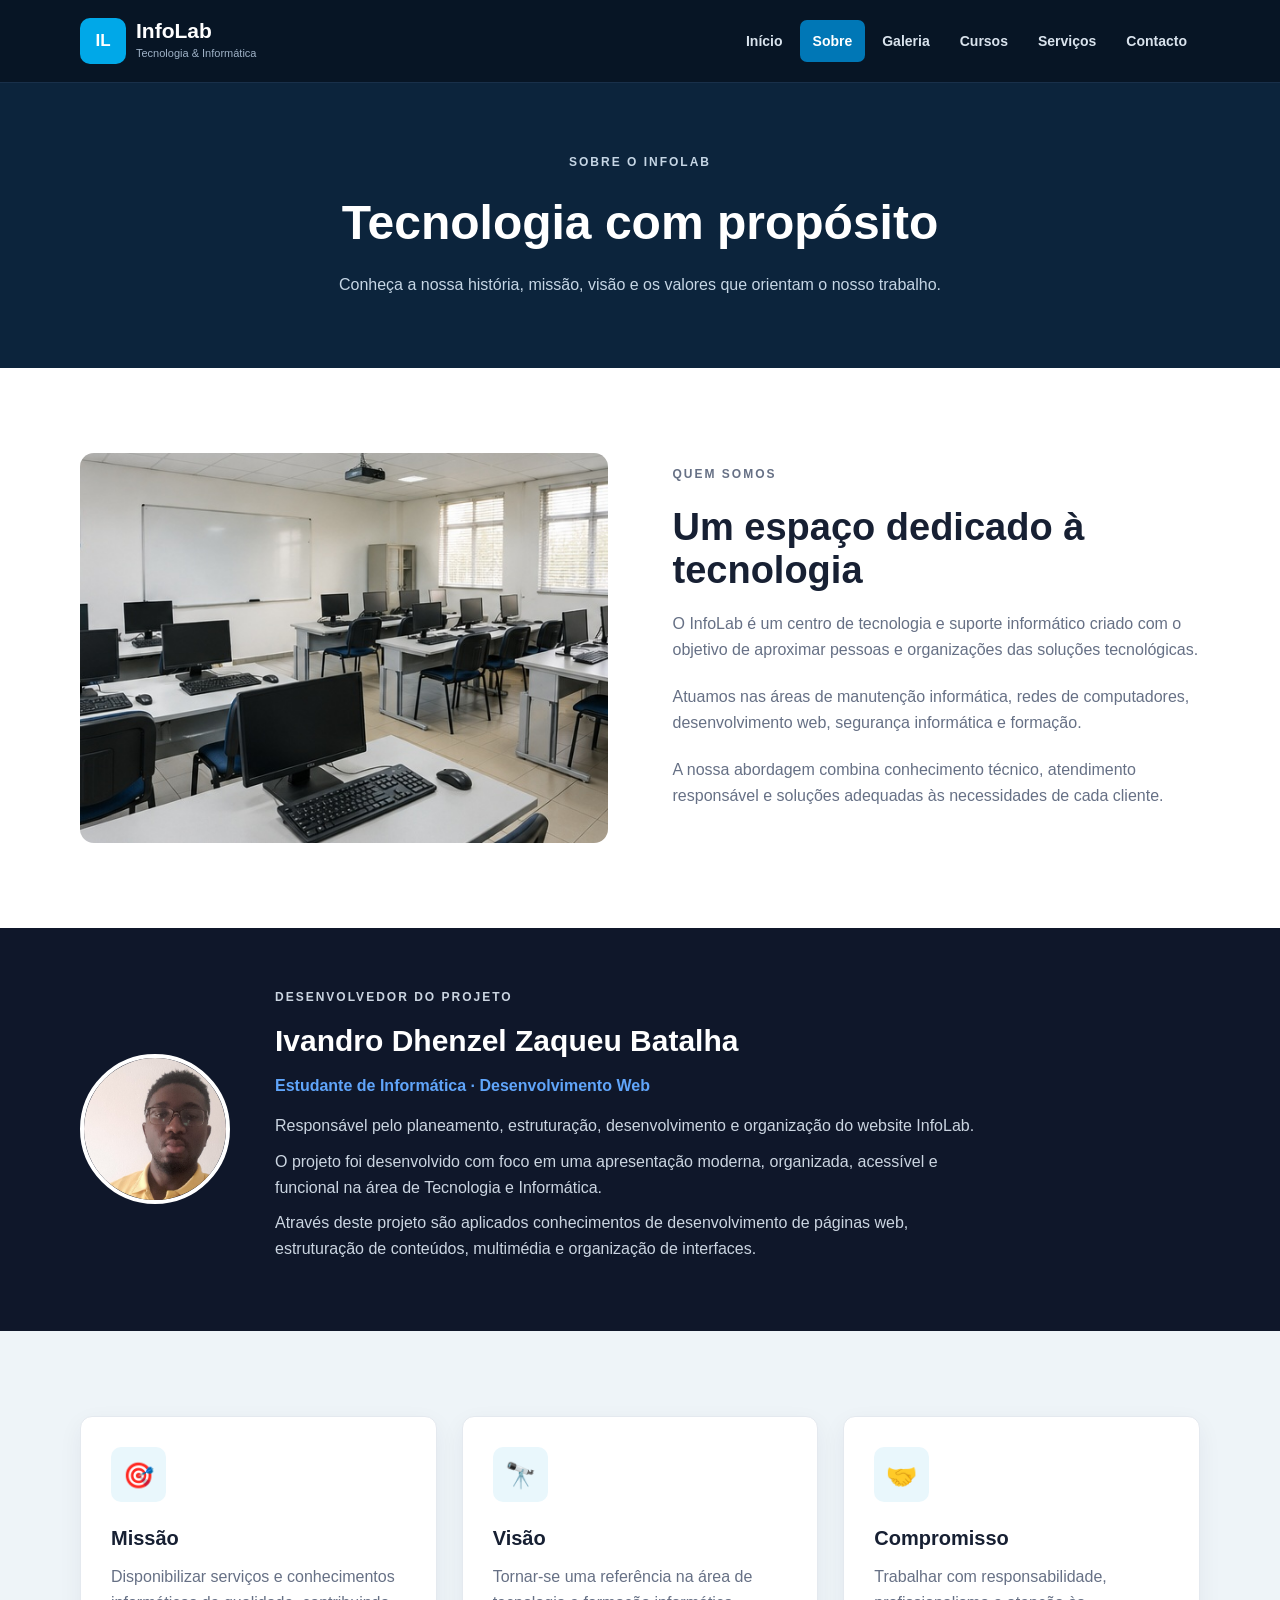
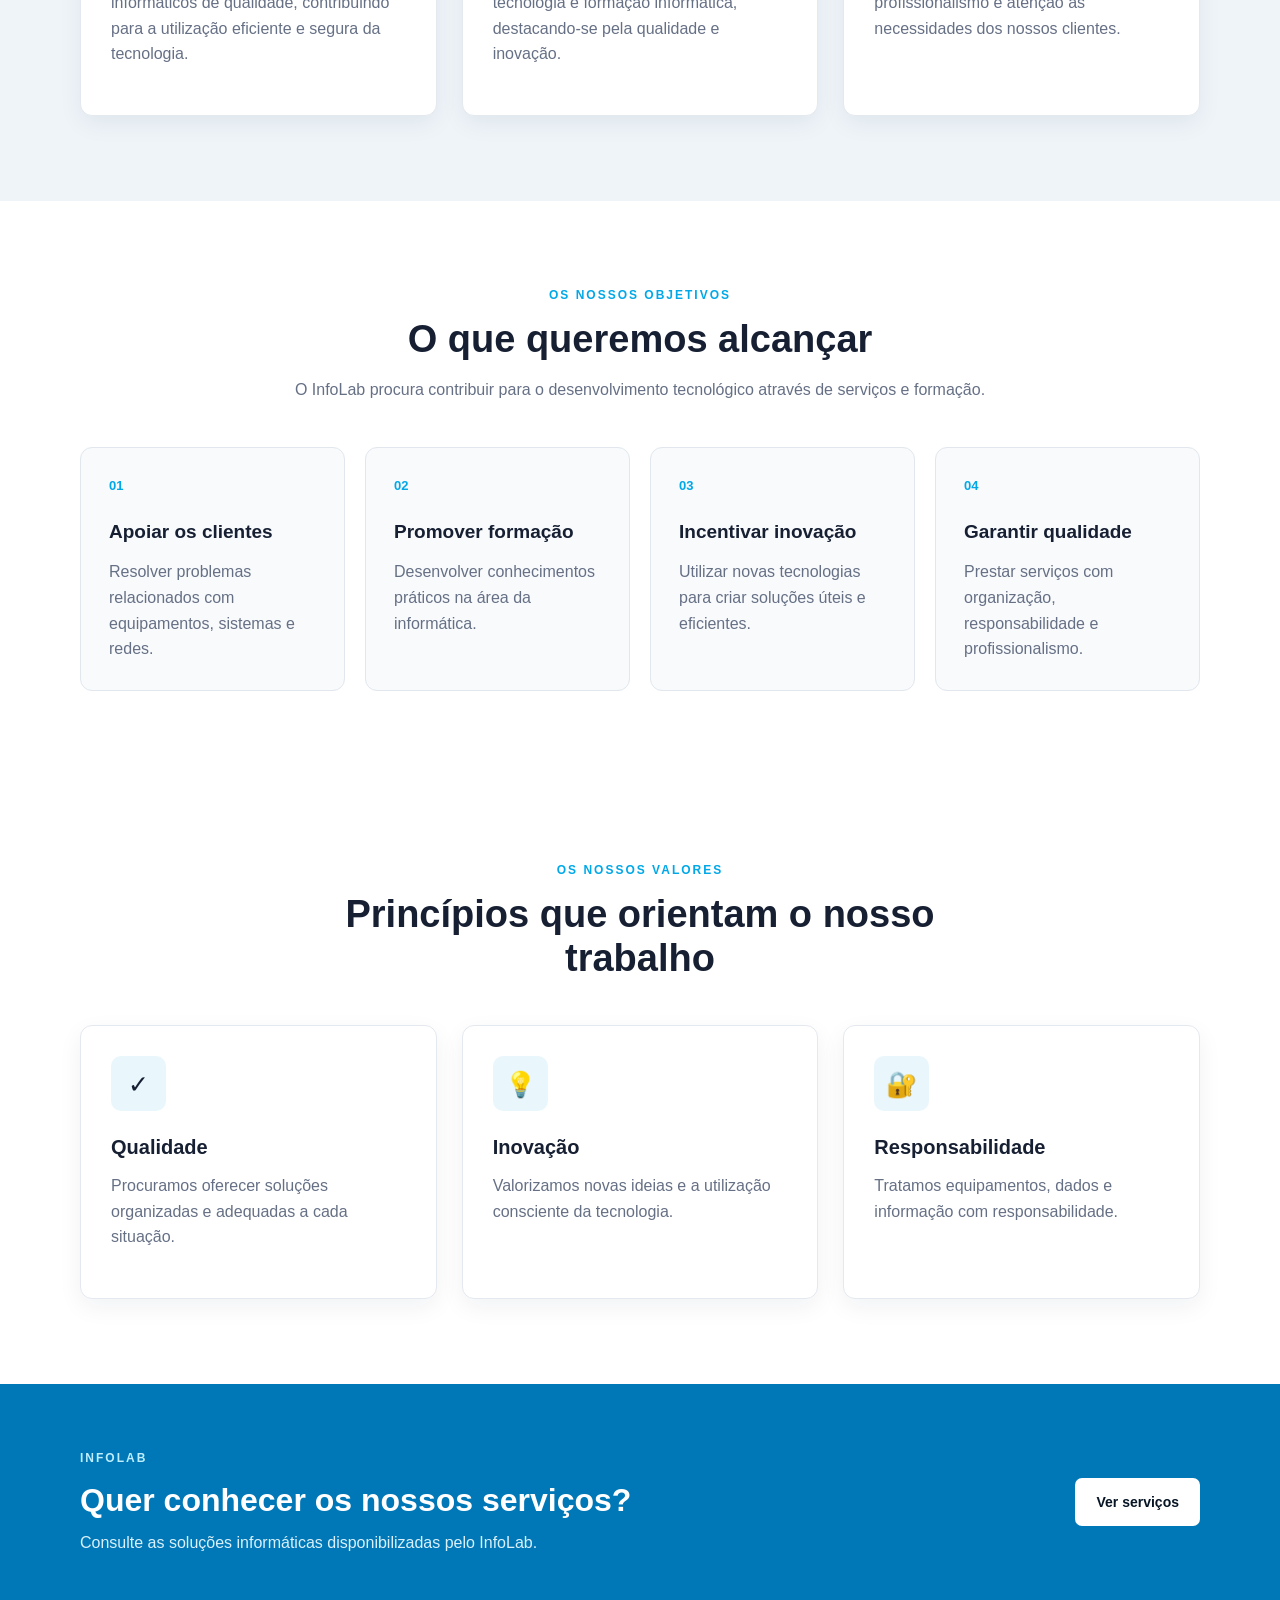
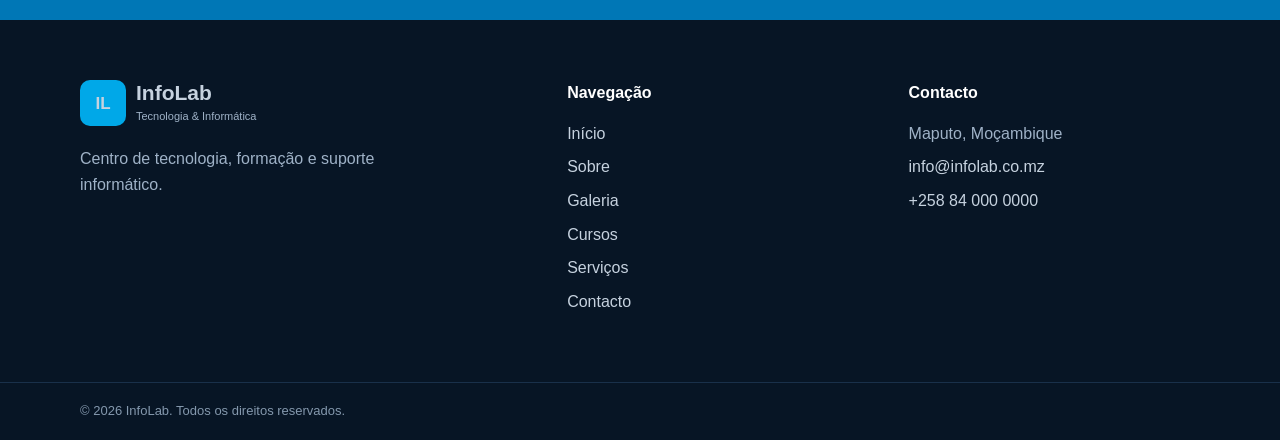
<file: sobre.html>
<!DOCTYPE html>
<html lang="pt">

<head>

    <meta charset="UTF-8">

    <meta name="viewport" content="width=device-width, initial-scale=1.0">

    <meta name="description" content="Conheça o InfoLab, o seu centro de tecnologia, formação e suporte informático.">

    <title>Sobre | InfoLab</title>

    <link rel="stylesheet" href="CSS/style.css">

</head>


<body>


    <!-- ==============================
         CABEÇALHO
    =============================== -->

    <header class="cabecalho">

        <div class="container cabecalho-conteudo">


            <!-- LOGO -->

            <a href="index.html" class="logo" aria-label="InfoLab - Página inicial">

                <span class="logo-icone">
                    IL
                </span>

                <span>

                    <strong>InfoLab</strong>

                    <small>
                        Tecnologia & Informática
                    </small>

                </span>

            </a>


            <!-- MENU -->

            <nav class="menu" aria-label="Navegação principal">

                <ul>

                    <li>
                        <a href="index.html">
                            Início
                        </a>
                    </li>


                    <li>
                        <a href="sobre.html" class="ativo" aria-current="page">
                            Sobre
                        </a>
                    </li>


                    <li>
                        <a href="galeria.html">
                            Galeria
                        </a>
                    </li>


                    <li>
                        <a href="cursos.html">
                            Cursos
                        </a>
                    </li>


                    <li>
                        <a href="servicos.html">
                            Serviços
                        </a>
                    </li>


                    <li>
                        <a href="contacto.html">
                            Contacto
                        </a>
                    </li>

                </ul>

            </nav>


        </div>

    </header>



    <!-- ==============================
         CONTEÚDO PRINCIPAL
    =============================== -->

    <main>


        <!-- CABEÇALHO DA PÁGINA -->

        <section class="pagina-cabecalho">

            <div class="container">

                <p class="etiqueta">
                    SOBRE O INFOLAB
                </p>

                <h1>
                    Tecnologia com propósito
                </h1>

                <p>
                    Conheça a nossa história, missão, visão e os valores
                    que orientam o nosso trabalho.
                </p>

            </div>

        </section>



        <!-- ==============================
             HISTÓRIA
        =============================== -->

        <section class="introducao">

            <div class="container areas-conteudo">


                <div class="areas-imagem">

                    <img src="imagens/laboratorio.jpg" alt="Laboratório de informática do InfoLab">

                </div>


                <div class="areas-texto">

                    <p class="etiqueta">
                        QUEM SOMOS
                    </p>

                    <h2>
                        Um espaço dedicado à tecnologia
                    </h2>


                    <p>
                        O InfoLab é um centro de tecnologia e suporte
                        informático criado com o objetivo de aproximar
                        pessoas e organizações das soluções tecnológicas.
                    </p>


                    <p>
                        Atuamos nas áreas de manutenção informática,
                        redes de computadores, desenvolvimento web,
                        segurança informática e formação.
                    </p>


                    <p>
                        A nossa abordagem combina conhecimento técnico,
                        atendimento responsável e soluções adequadas
                        às necessidades de cada cliente.
                    </p>

                </div>


            </div>

        </section>



        <!-- ==============================
             DESENVOLVEDOR
        =============================== -->

        <section class="desenvolvedor">

            <div class="container desenvolvedor-conteudo">


                <!-- FOTO -->

                <div class="desenvolvedor-foto">

                    <img src="imagens/desenvolvedor.jpg" alt="Fotografia do desenvolvedor do projeto InfoLab">

                </div>


                <!-- INFORMAÇÕES -->

                <div class="desenvolvedor-texto">

                    <p class="etiqueta">
                        DESENVOLVEDOR DO PROJETO
                    </p>


                    <h2>
                        Ivandro Dhenzel Zaqueu Batalha
                    </h2>


                    <p class="cargo">
                        Estudante de Informática · Desenvolvimento Web
                    </p>


                    <p>
                        Responsável pelo planeamento, estruturação,
                        desenvolvimento e organização do website InfoLab.
                    </p>


                    <p>
                        O projeto foi desenvolvido com foco em uma
                        apresentação moderna, organizada, acessível
                        e funcional na área de Tecnologia e Informática.
                    </p>


                    <p>
                        Através deste projeto são aplicados conhecimentos
                        de desenvolvimento de páginas web, estruturação
                        de conteúdos, multimédia e organização de interfaces.
                    </p>

                </div>


            </div>

        </section>



        <!-- ==============================
             MISSÃO / VISÃO / COMPROMISSO
        =============================== -->

        <section class="areas">

            <div class="container">


                <div class="destaques">


                    <!-- MISSÃO -->

                    <article class="destaque-card">

                        <div class="icone-card" aria-hidden="true">
                            🎯
                        </div>


                        <h3>
                            Missão
                        </h3>


                        <p>
                            Disponibilizar serviços e conhecimentos
                            informáticos de qualidade, contribuindo
                            para a utilização eficiente e segura
                            da tecnologia.
                        </p>

                    </article>



                    <!-- VISÃO -->

                    <article class="destaque-card">

                        <div class="icone-card" aria-hidden="true">
                            🔭
                        </div>


                        <h3>
                            Visão
                        </h3>


                        <p>
                            Tornar-se uma referência na área de
                            tecnologia e formação informática,
                            destacando-se pela qualidade e inovação.
                        </p>

                    </article>



                    <!-- COMPROMISSO -->

                    <article class="destaque-card">

                        <div class="icone-card" aria-hidden="true">
                            🤝
                        </div>


                        <h3>
                            Compromisso
                        </h3>


                        <p>
                            Trabalhar com responsabilidade,
                            profissionalismo e atenção às
                            necessidades dos nossos clientes.
                        </p>

                    </article>


                </div>

            </div>

        </section>



        <!-- ==============================
             OBJETIVOS
        =============================== -->

        <section class="cursos-resumo">

            <div class="container">


                <div class="titulo-secao">

                    <p class="etiqueta">
                        OS NOSSOS OBJETIVOS
                    </p>


                    <h2>
                        O que queremos alcançar
                    </h2>


                    <p>
                        O InfoLab procura contribuir para o
                        desenvolvimento tecnológico através
                        de serviços e formação.
                    </p>

                </div>



                <div class="cursos-grid">


                    <!-- OBJETIVO 01 -->

                    <article class="curso-card">

                        <span class="curso-numero">
                            01
                        </span>


                        <h3>
                            Apoiar os clientes
                        </h3>


                        <p>
                            Resolver problemas relacionados
                            com equipamentos, sistemas e redes.
                        </p>

                    </article>



                    <!-- OBJETIVO 02 -->

                    <article class="curso-card">

                        <span class="curso-numero">
                            02
                        </span>


                        <h3>
                            Promover formação
                        </h3>


                        <p>
                            Desenvolver conhecimentos práticos
                            na área da informática.
                        </p>

                    </article>



                    <!-- OBJETIVO 03 -->

                    <article class="curso-card">

                        <span class="curso-numero">
                            03
                        </span>


                        <h3>
                            Incentivar inovação
                        </h3>


                        <p>
                            Utilizar novas tecnologias para
                            criar soluções úteis e eficientes.
                        </p>

                    </article>



                    <!-- OBJETIVO 04 -->

                    <article class="curso-card">

                        <span class="curso-numero">
                            04
                        </span>


                        <h3>
                            Garantir qualidade
                        </h3>


                        <p>
                            Prestar serviços com organização,
                            responsabilidade e profissionalismo.
                        </p>

                    </article>


                </div>

            </div>

        </section>



        <!-- ==============================
             VALORES
        =============================== -->

        <section class="introducao">

            <div class="container">


                <div class="titulo-secao">

                    <p class="etiqueta">
                        OS NOSSOS VALORES
                    </p>


                    <h2>
                        Princípios que orientam o nosso trabalho
                    </h2>

                </div>



                <div class="destaques">


                    <!-- QUALIDADE -->

                    <article class="destaque-card">

                        <div class="icone-card" aria-hidden="true">
                            ✓
                        </div>


                        <h3>
                            Qualidade
                        </h3>


                        <p>
                            Procuramos oferecer soluções
                            organizadas e adequadas a cada situação.
                        </p>

                    </article>



                    <!-- INOVAÇÃO -->

                    <article class="destaque-card">

                        <div class="icone-card" aria-hidden="true">
                            💡
                        </div>


                        <h3>
                            Inovação
                        </h3>


                        <p>
                            Valorizamos novas ideias e a utilização
                            consciente da tecnologia.
                        </p>

                    </article>



                    <!-- RESPONSABILIDADE -->

                    <article class="destaque-card">

                        <div class="icone-card" aria-hidden="true">
                            🔐
                        </div>


                        <h3>
                            Responsabilidade
                        </h3>


                        <p>
                            Tratamos equipamentos, dados e informação
                            com responsabilidade.
                        </p>

                    </article>


                </div>

            </div>

        </section>



        <!-- ==============================
             CHAMADA PARA SERVIÇOS
        =============================== -->

        <section class="chamada">

            <div class="container chamada-conteudo">


                <div>

                    <p class="etiqueta">
                        INFOLAB
                    </p>


                    <h2>
                        Quer conhecer os nossos serviços?
                    </h2>


                    <p>
                        Consulte as soluções informáticas
                        disponibilizadas pelo InfoLab.
                    </p>

                </div>


                <a href="servicos.html" class="botao botao-claro">

                    Ver serviços

                </a>


            </div>

        </section>


    </main>



    <!-- ==============================
         RODAPÉ
    =============================== -->

    <footer class="rodape">

        <div class="container rodape-grid">


            <!-- SOBRE -->

            <div>

                <a href="index.html" class="logo logo-rodape">

                    <span class="logo-icone">
                        IL
                    </span>


                    <span>

                        <strong>InfoLab</strong>

                        <small>
                            Tecnologia & Informática
                        </small>

                    </span>

                </a>


                <p>
                    Centro de tecnologia, formação e suporte
                    informático.
                </p>

            </div>



            <!-- NAVEGAÇÃO -->

            <div>

                <h3>
                    Navegação
                </h3>


                <ul>

                    <li>
                        <a href="index.html">
                            Início
                        </a>
                    </li>


                    <li>
                        <a href="sobre.html">
                            Sobre
                        </a>
                    </li>


                    <li>
                        <a href="galeria.html">
                            Galeria
                        </a>
                    </li>


                    <li>
                        <a href="cursos.html">
                            Cursos
                        </a>
                    </li>


                    <li>
                        <a href="servicos.html">
                            Serviços
                        </a>
                    </li>


                    <li>
                        <a href="contacto.html">
                            Contacto
                        </a>
                    </li>

                </ul>

            </div>



            <!-- CONTACTO -->

            <div>

                <h3>
                    Contacto
                </h3>


                <address>

                    <p>
                        Maputo, Moçambique
                    </p>


                    <p>

                        <a href="mailto:info@infolab.co.mz">
                            info@infolab.co.mz
                        </a>

                    </p>


                    <p>

                        <a href="tel:+258840000000">
                            +258 84 000 0000
                        </a>

                    </p>

                </address>

            </div>


        </div>



        <!-- RODAPÉ FINAL -->

        <div class="rodape-final">

            <div class="container">

                <p>
                    © 2026 InfoLab. Todos os direitos reservados.
                </p>

            </div>

        </div>

    </footer>


</body>

</html>
</file>
<file: CSS/style.css>
* {
    margin: 0;
    padding: 0;
    box-sizing: border-box;
}

html {
    scroll-behavior: smooth;
}

body {
    font-family: Arial, Helvetica, sans-serif;
    background: #f5f7fa;
    color: #172033;
    line-height: 1.6;
}

img {
    max-width: 100%;
    display: block;
}

a {
    color: inherit;
}

button,
input,
textarea,
select {
    font: inherit;
}


/* =========================================================
   2. ACESSIBILIDADE
   ========================================================= */

:focus-visible {
    outline: 3px solid #f4c542;
    outline-offset: 4px;
}


/* =========================================================
   3. CONTAINER
   ========================================================= */

.container {
    width: min(1120px, 90%);
    margin: 0 auto;
}


/* =========================================================
   4. CABEÇALHO
   ========================================================= */

.cabecalho {
    background: #071525;
    color: #ffffff;
    border-bottom: 1px solid #19304a;
    position: sticky;
    top: 0;
    z-index: 1000;
}

.cabecalho-conteudo {
    min-height: 82px;

    display: flex;
    align-items: center;
    justify-content: space-between;

    gap: 30px;
}


/* =========================================================
   5. LOGOTIPO
   ========================================================= */

.logo {
    display: inline-flex;
    align-items: center;
    gap: 10px;

    color: #ffffff;
    text-decoration: none;
}

.logo-icone {
    width: 46px;
    height: 46px;

    display: flex;
    align-items: center;
    justify-content: center;

    background: #00a8e8;
    border-radius: 10px;

    font-size: 17px;
    font-weight: 800;
}

.logo strong {
    display: block;
    font-size: 21px;
    line-height: 1.1;
}

.logo small {
    display: block;
    margin-top: 3px;

    color: #9fb2c7;
    font-size: 11px;
}


/* =========================================================
   6. MENU
   ========================================================= */

.menu ul {
    display: flex;
    align-items: center;
    gap: 4px;

    list-style: none;
}

.menu a {
    display: block;

    padding: 10px 13px;

    color: #d9e3ed;
    text-decoration: none;

    font-size: 14px;
    font-weight: 600;

    border-radius: 7px;

    transition:
        background-color 0.2s ease,
        color 0.2s ease;
}

.menu a:hover {
    color: #ffffff;
    background: #102b45;
}

.menu a.ativo {
    color: #ffffff;
    background: #0077b6;
}


/* =========================================================
   7. HERO
   ========================================================= */

.hero {
    background:
        linear-gradient(135deg,
            #071525 0%,
            #0c243c 55%,
            #103b59 100%);

    color: #ffffff;

    padding: 85px 0;
}

.hero-conteudo {
    display: grid;

    grid-template-columns:
        minmax(0, 1.05fr) minmax(0, 0.95fr);

    align-items: center;

    gap: 65px;
}

.hero-texto {
    max-width: 650px;
}

.etiqueta {
    margin-bottom: 13px;

    color: #00a8e8;

    font-size: 12px;
    font-weight: 800;

    letter-spacing: 2px;
}

.hero h1 {
    margin-bottom: 22px;

    font-size: clamp(38px, 5vw, 62px);
    line-height: 1.08;
    letter-spacing: -1.5px;
}

.hero h1 span {
    display: block;
    color: #00a8e8;
}

.hero-descricao {
    max-width: 590px;

    margin-bottom: 30px;

    color: #c8d5e3;
    font-size: 17px;
}

.hero-botoes {
    display: flex;
    align-items: center;
    gap: 12px;

    flex-wrap: wrap;
}

.hero-imagem img {
    width: 100%;
    height: 430px;

    object-fit: cover;

    border-radius: 16px;

    box-shadow:
        0 20px 50px rgba(0, 0, 0, 0.3);
}


/* =========================================================
   8. BOTÕES
   ========================================================= */

.botao {
    display: inline-block;

    padding: 13px 21px;

    border-radius: 7px;

    text-decoration: none;

    font-size: 14px;
    font-weight: 700;

    transition:
        transform 0.2s ease,
        background-color 0.2s ease,
        color 0.2s ease;
}

.botao:hover {
    transform: translateY(-2px);
}

.botao-principal {
    background: #00a8e8;
    color: #ffffff;
}

.botao-principal:hover {
    background: #008ac2;
}

.botao-secundario {
    border: 1px solid #668096;
    color: #ffffff;
}

.botao-secundario:hover {
    background: #ffffff;
    color: #071525;
}

.botao-claro {
    background: #ffffff;
    color: #071525;
}

.botao-claro:hover {
    background: #e9f7fc;
}


/* =========================================================
   9. TÍTULOS DAS SECÇÕES
   ========================================================= */

.titulo-secao {
    max-width: 720px;

    margin: 0 auto 45px;

    text-align: center;
}

.titulo-secao h2 {
    margin-bottom: 15px;

    color: #172033;

    font-size: clamp(28px, 4vw, 38px);
    line-height: 1.15;
}

.titulo-secao>p:last-child {
    color: #667085;
}


/* =========================================================
   10. INTRODUÇÃO
   ========================================================= */

.introducao {
    padding: 85px 0;
    background: #ffffff;
}

.destaques {
    display: grid;

    grid-template-columns:
        repeat(3, 1fr);

    gap: 25px;
}

.destaque-card {
    padding: 30px;

    background: #ffffff;

    border: 1px solid #e4e9ef;
    border-radius: 12px;

    box-shadow:
        0 8px 25px rgba(17, 38, 63, 0.06);

    transition:
        transform 0.2s ease,
        box-shadow 0.2s ease;
}

.destaque-card:hover {
    transform: translateY(-5px);

    box-shadow:
        0 15px 30px rgba(17, 38, 63, 0.1);
}

.icone-card {
    width: 55px;
    height: 55px;

    display: flex;
    align-items: center;
    justify-content: center;

    margin-bottom: 20px;

    background: #e9f7fc;

    border-radius: 10px;

    font-size: 25px;
}

.destaque-card h3 {
    margin-bottom: 10px;

    color: #172033;
    font-size: 20px;
}

.destaque-card p {
    margin-bottom: 18px;

    color: #667085;
}

.destaque-card a {
    color: #0077b6;

    font-size: 14px;
    font-weight: 700;

    text-decoration: none;
}

.destaque-card a:hover {
    text-decoration: underline;
}


/* =========================================================
   11. ÁREAS DE ATUAÇÃO
   ========================================================= */

.areas {
    padding: 85px 0;

    background: #eef4f8;
}

.areas-conteudo {
    display: grid;

    grid-template-columns:
        1fr 1fr;

    align-items: center;

    gap: 65px;
}

.areas-imagem img {
    width: 100%;
    height: 390px;

    object-fit: cover;

    border-radius: 14px;
}

.areas-texto h2 {
    margin-bottom: 18px;

    color: #172033;

    font-size: 38px;
    line-height: 1.15;
}

.areas-texto>p {
    margin-bottom: 22px;

    color: #667085;
}

.lista-check {
    margin-bottom: 25px;

    list-style: none;
}

.lista-check li {
    position: relative;

    margin-bottom: 10px;
    padding-left: 28px;

    color: #344054;
}

.lista-check li::before {
    content: "✓";

    position: absolute;
    left: 0;
    top: 0;

    color: #0077b6;
    font-weight: 800;
}

.link-seta {
    color: #0077b6;

    font-weight: 700;

    text-decoration: none;
}

.link-seta:hover {
    text-decoration: underline;
}


/* =========================================================
   12. CURSOS
   ========================================================= */

.cursos-resumo {
    padding: 85px 0;

    background: #ffffff;
}

.cursos-grid {
    display: grid;

    grid-template-columns:
        repeat(4, 1fr);

    gap: 20px;
}

.curso-card {
    position: relative;

    min-height: 240px;

    padding: 28px;

    background: #f8fafc;

    border: 1px solid #e1e7ed;
    border-radius: 12px;

    transition: transform 0.2s ease;
}

.curso-card:hover {
    transform: translateY(-5px);
}

.curso-numero {
    display: block;

    margin-bottom: 20px;

    color: #00a8e8;

    font-size: 13px;
    font-weight: 800;
}

.curso-card h3 {
    margin-bottom: 12px;

    font-size: 19px;
}

.curso-card p {
    color: #667085;
}

.centro-botao {
    margin-top: 35px;

    text-align: center;
}


/* =========================================================
   13. CHAMADA FINAL
   ========================================================= */

.chamada {
    padding: 65px 0;

    background: #0077b6;

    color: #ffffff;
}

.chamada-conteudo {
    display: flex;

    align-items: center;
    justify-content: space-between;

    gap: 30px;
}

.chamada h2 {
    margin-bottom: 10px;

    font-size: 32px;
    line-height: 1.2;
}

.chamada p:not(.etiqueta) {
    color: #d9f1fa;
}

.chamada .etiqueta {
    color: #bdefff;
}


/* =========================================================
   14. RODAPÉ
   ========================================================= */

.rodape {
    background: #071525;
    color: #ffffff;
}

.rodape-grid {
    display: grid;

    grid-template-columns:
        1.5fr 1fr 1fr;

    gap: 50px;

    padding: 60px 0;
}

.logo-rodape {
    margin-bottom: 20px;
}

.rodape-grid>div:first-child>p {
    max-width: 320px;

    color: #9fb2c7;
}

.rodape h3 {
    margin-bottom: 15px;

    font-size: 16px;
}

.rodape ul {
    list-style: none;
}

.rodape li {
    margin-bottom: 8px;
}

.rodape a {
    color: #c6d2df;

    text-decoration: none;
}

.rodape a:hover {
    color: #00a8e8;
}

.rodape address {
    font-style: normal;
    color: #9fb2c7;
}

.rodape address p {
    margin-bottom: 8px;
}

.rodape-final {
    padding: 18px 0;

    border-top: 1px solid #19304a;

    color: #8498ad;

    font-size: 13px;
}


/* =========================================================
   15. PÁGINAS INTERNAS
   ========================================================= */

.pagina-cabecalho {
    padding: 70px 0;

    background: #0c243c;

    color: #ffffff;

    text-align: center;
}

.pagina-cabecalho h1 {
    margin-bottom: 10px;

    font-size: clamp(34px, 5vw, 48px);
}

.pagina-cabecalho p {
    color: #c6d6e5;
}


/* =========================================================
   16. DESENVOLVEDOR — PÁGINA SOBRE
   ========================================================= */

.desenvolvedor {
    padding: 60px 0;
    background: #0f172a;
    color: #ffffff;
}

.desenvolvedor-conteudo {
    display: flex;
    align-items: center;
    gap: 45px;
}

.desenvolvedor-foto {
    flex-shrink: 0;
}

.desenvolvedor-foto img {
    width: 150px;
    height: 150px;
    object-fit: cover;
    object-position: center;
    border-radius: 50%;
    border: 4px solid #ffffff;
    display: block;
}

.desenvolvedor-texto {
    max-width: 700px;
}

.desenvolvedor-texto h2 {
    font-size: 30px;
    margin: 8px 0;
}

.desenvolvedor-texto .cargo {
    color: #60a5fa;
    font-weight: 600;
    margin-bottom: 15px;
}

.desenvolvedor-texto p {
    color: #cbd5e1;
    margin-bottom: 10px;
}


/* =========================================================
   17. RESPONSIVIDADE — TABLET
   ========================================================= */

@media (max-width: 1000px) {

    .cabecalho-conteudo {
        flex-direction: column;

        padding: 18px 0;

        gap: 15px;
    }

    .menu ul {
        flex-wrap: wrap;

        justify-content: center;
    }

    .hero-conteudo {
        grid-template-columns: 1fr;

        text-align: center;
    }

    .hero-texto {
        margin: 0 auto;
    }

    .hero-descricao {
        margin-left: auto;
        margin-right: auto;
    }

    .hero-botoes {
        justify-content: center;
    }

    .hero-imagem img {
        height: 350px;
    }

    .destaques {
        grid-template-columns: 1fr 1fr;
    }

    .areas-conteudo {
        grid-template-columns: 1fr;
    }

    .cursos-grid {
        grid-template-columns: 1fr 1fr;
    }

    .rodape-grid {
        grid-template-columns: 1fr 1fr;
    }
}


/* =========================================================
   18. RESPONSIVIDADE — TELEMÓVEL
   ========================================================= */

@media (max-width: 650px) {

    .container {
        width: 92%;
    }

    .cabecalho {
        position: relative;
    }

    .cabecalho-conteudo {
        align-items: center;
    }

    .menu ul {
        gap: 2px;
    }

    .menu a {
        padding: 8px 7px;

        font-size: 12px;
    }

    .hero {
        padding: 60px 0;
    }

    .hero h1 {
        font-size: 39px;
    }

    .hero-imagem img {
        height: 260px;
    }

    .introducao,
    .areas,
    .cursos-resumo {
        padding: 60px 0;
    }

    .destaques {
        grid-template-columns: 1fr;
    }

    .areas-imagem img {
        height: 260px;
    }

    .areas-texto h2 {
        font-size: 31px;
    }

    .cursos-grid {
        grid-template-columns: 1fr;
    }

    .chamada {
        padding: 50px 0;
    }

    .chamada-conteudo {
        flex-direction: column;

        align-items: flex-start;
    }

    .chamada h2 {
        font-size: 27px;
    }

    .desenvolvedor-conteudo {
        flex-direction: column;
        text-align: center;
        gap: 25px;
    }

    .desenvolvedor-foto img {
        width: 120px;
        height: 120px;
    }

    .desenvolvedor-texto h2 {
        font-size: 25px;
    }

    .rodape-grid {
        grid-template-columns: 1fr;

        gap: 35px;

        padding: 45px 0;
    }

}


/* =========================================================
   19. REDUÇÃO DE MOVIMENTO
   ========================================================= */

@media (prefers-reduced-motion: reduce) {

    html {
        scroll-behavior: auto;
    }

    *,
    *::before,
    *::after {
        transition-duration: 0.01ms !important;
        animation-duration: 0.01ms !important;
        animation-iteration-count: 1 !important;
    }

}
</file>
